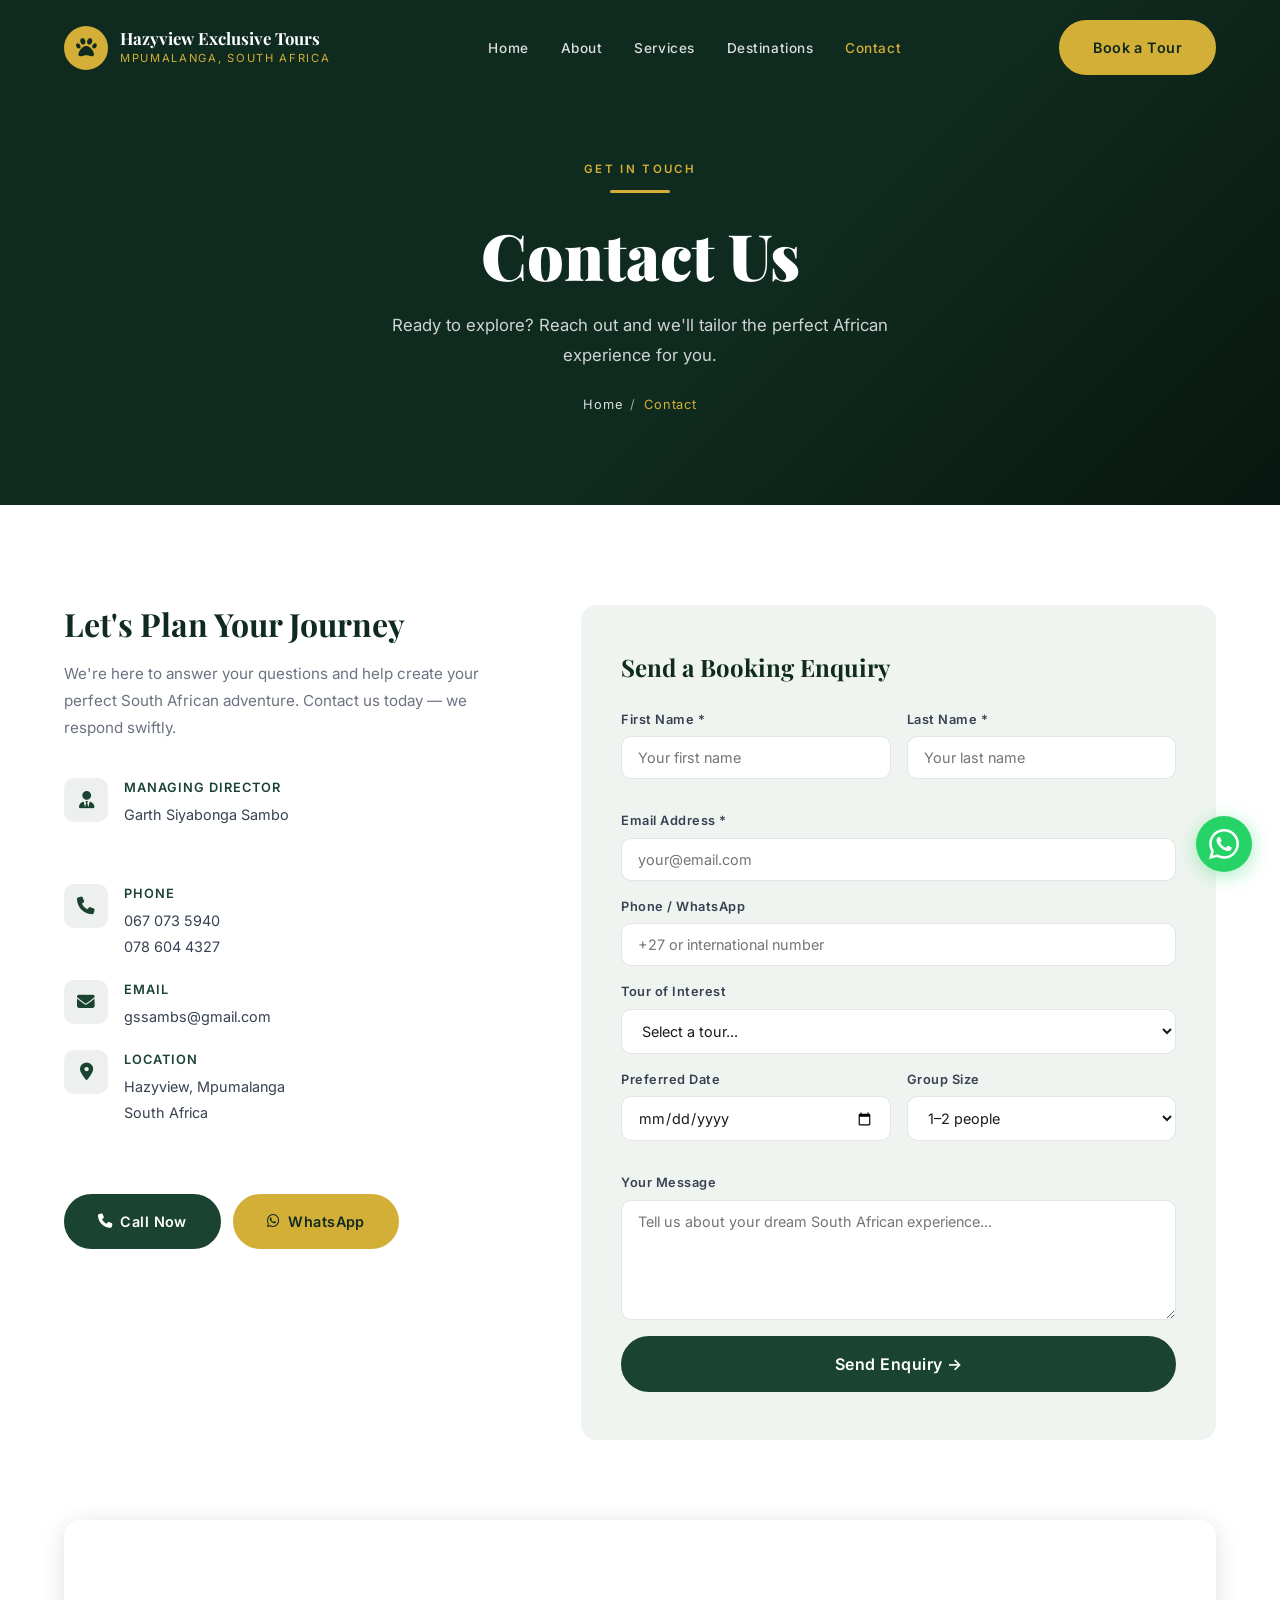
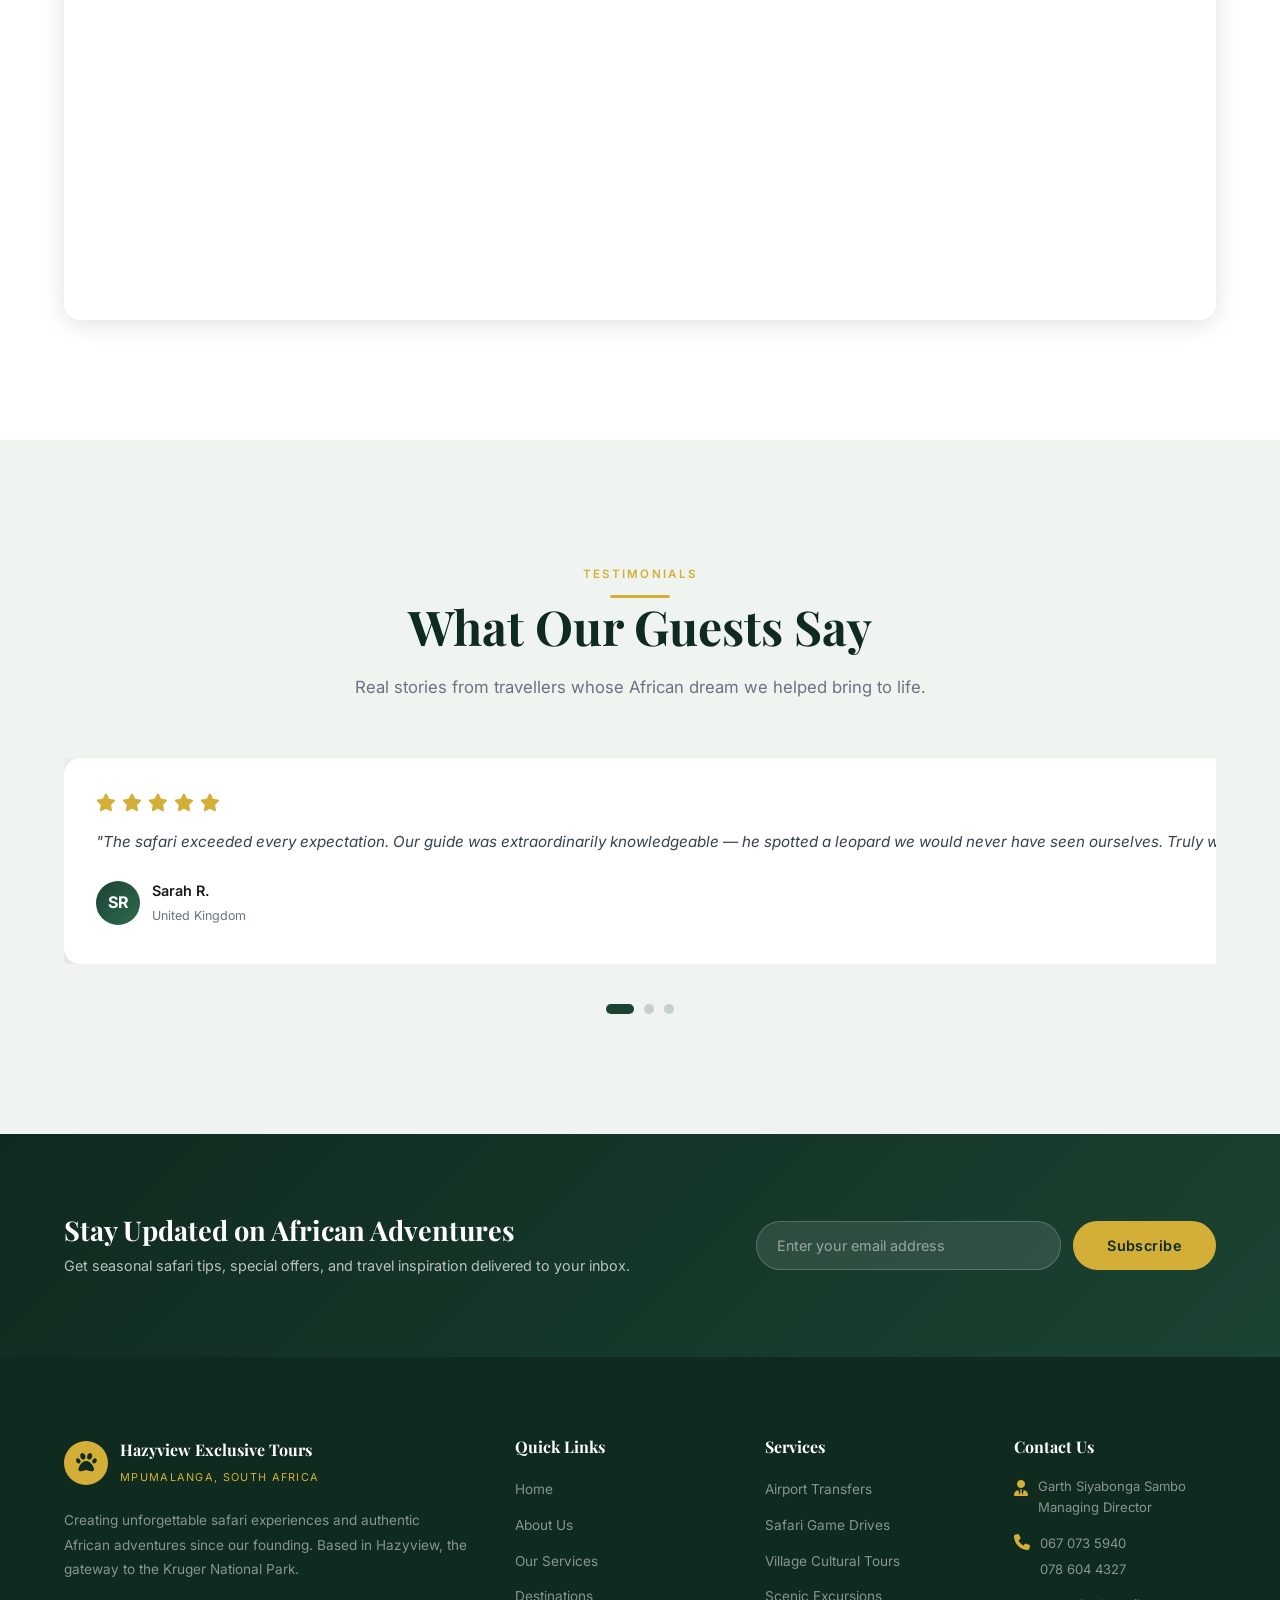
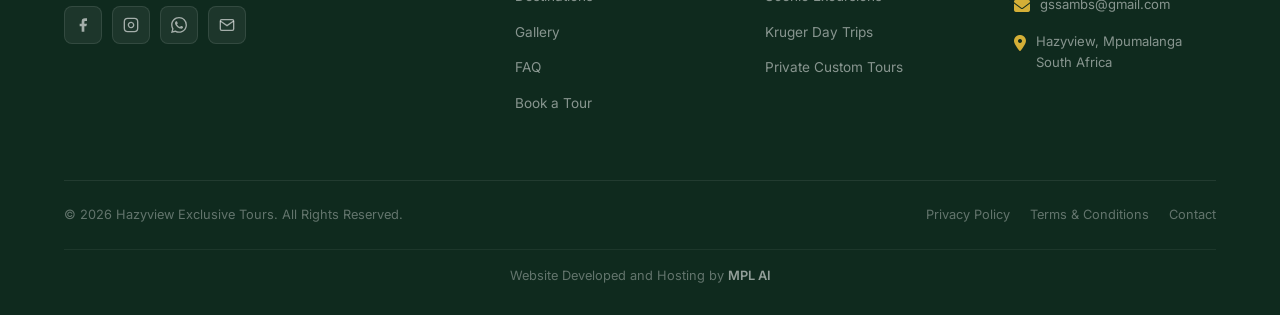
<file: contact.html>
<!DOCTYPE html>
<html lang="en">
<head>
<meta charset="UTF-8">
<meta name="viewport" content="width=device-width, initial-scale=1.0">
<meta name="description" content="Contact Hazyview Exclusive Tours to book your safari, airport transfer, village tour or scenic excursion in Mpumalanga. Call, WhatsApp or send us an enquiry.">
<meta name="keywords" content="Contact Hazyview Exclusive Tours, book a safari Mpumalanga, Hazyview tour booking, Garth Sambo, WhatsApp safari booking">
<title>Contact Us | Hazyview Exclusive Tours</title>
<link rel="preconnect" href="https://fonts.googleapis.com">
<link href="https://fonts.googleapis.com/css2?family=Playfair+Display:wght@400;600;700;900&family=Inter:wght@300;400;500;600&display=swap" rel="stylesheet">
<link rel="stylesheet" href="https://cdnjs.cloudflare.com/ajax/libs/font-awesome/6.5.2/css/all.min.css">
<link rel="stylesheet" href="css/style.css">
</head>
<body>

<!-- NAVBAR -->
<nav id="navbar">
  <div class="container">
    <div class="nav-inner">
      <a href="index.html" class="nav-logo">
        <div class="nav-logo-icon"><i class="fa-solid fa-paw"></i></div>
        <div class="nav-logo-text">
          <strong>Hazyview Exclusive Tours</strong>
          <span>Mpumalanga, South Africa</span>
        </div>
      </a>
      <ul class="nav-links">
        <li><a href="index.html">Home</a></li>
        <li><a href="about.html">About</a></li>
        <li><a href="services.html">Services</a></li>
        <li><a href="destinations.html">Destinations</a></li>
        <li><a href="contact.html" class="active">Contact</a></li>
      </ul>
      <div class="nav-cta">
        <a href="contact.html" class="btn btn-gold">Book a Tour</a>
      </div>
      <button class="hamburger" id="hambBtn" aria-label="Menu">
        <span></span><span></span><span></span>
      </button>
    </div>
  </div>
</nav>

<!-- MOBILE MENU -->
<div class="mobile-menu" id="mobileMenu">
  <button class="mobile-close" id="mobileClose"><i class="fa-solid fa-xmark"></i></button>
  <a href="index.html" onclick="closeMobile()">Home</a>
  <a href="about.html" onclick="closeMobile()">About</a>
  <a href="services.html" onclick="closeMobile()">Services</a>
  <a href="destinations.html" onclick="closeMobile()">Destinations</a>
  <a href="contact.html" class="active" onclick="closeMobile()">Book a Tour</a>
</div>

<!-- PAGE HERO -->
<section class="page-hero">
  <div class="page-hero-bg" style="background-image:url('https://images.unsplash.com/photo-1557804506-669a67965ba0?w=1800&q=80');"></div>
  <div class="page-hero-overlay"></div>
  <div class="container page-hero-content">
    <span class="section-label">Get In Touch</span>
    <div class="gold-line"></div>
    <h1>Contact Us</h1>
    <p>Ready to explore? Reach out and we'll tailor the perfect African experience for you.</p>
    <div class="breadcrumb">
      <a href="index.html">Home</a> / <span>Contact</span>
    </div>
  </div>
</section>

<!-- CONTACT -->
<section id="contact" style="padding-top:100px;">
  <div class="container">
    <div class="contact-grid">
      <div class="contact-info reveal">
        <h2>Let's Plan Your Journey</h2>
        <p>We're here to answer your questions and help create your perfect South African adventure. Contact us today — we respond swiftly.</p>
        <div class="contact-items">
          <div class="contact-item">
            <div class="contact-item-icon"><i class="fa-solid fa-user-tie"></i></div>
            <div class="contact-item-text">
              <strong>Managing Director</strong>
              <p>Garth Siyabonga Sambo</p>
            </div>
          </div>
          <div class="contact-item">
            <div class="contact-item-icon"><i class="fa-solid fa-phone"></i></div>
            <div class="contact-item-text">
              <strong>Phone</strong>
              <a href="tel:0670735940">067 073 5940</a><br>
              <a href="tel:0786044327">078 604 4327</a>
            </div>
          </div>
          <div class="contact-item">
            <div class="contact-item-icon"><i class="fa-solid fa-envelope"></i></div>
            <div class="contact-item-text">
              <strong>Email</strong>
              <a href="mailto:gssambs@gmail.com">gssambs@gmail.com</a>
            </div>
          </div>
          <div class="contact-item">
            <div class="contact-item-icon"><i class="fa-solid fa-location-dot"></i></div>
            <div class="contact-item-text">
              <strong>Location</strong>
              <p>Hazyview, Mpumalanga<br>South Africa</p>
            </div>
          </div>
        </div>
        <div class="contact-buttons">
          <a href="tel:0670735940" class="btn btn-green"><i class="fa-solid fa-phone"></i> Call Now</a>
          <a href="https://wa.me/27670735940?text=Hello%2C%20I%20would%20like%20to%20book%20a%20tour%20with%20Hazyview%20Exclusive%20Tours." target="_blank" class="btn btn-gold"><i class="fa-brands fa-whatsapp"></i> WhatsApp</a>
        </div>
      </div>
      <div class="contact-form reveal reveal-delay-1">
        <h3>Send a Booking Enquiry</h3>
        <div class="form-row">
          <div class="form-group">
            <label>First Name *</label>
            <input type="text" placeholder="Your first name" required>
          </div>
          <div class="form-group">
            <label>Last Name *</label>
            <input type="text" placeholder="Your last name" required>
          </div>
        </div>
        <div class="form-group">
          <label>Email Address *</label>
          <input type="email" placeholder="your@email.com" required>
        </div>
        <div class="form-group">
          <label>Phone / WhatsApp</label>
          <input type="tel" placeholder="+27 or international number">
        </div>
        <div class="form-group">
          <label>Tour of Interest</label>
          <select>
            <option value="">Select a tour...</option>
            <option>Airport Transfer</option>
            <option>Safari Game Drive – Kruger</option>
            <option>Village Cultural Tour</option>
            <option>Blyde River Canyon Excursion</option>
            <option>God's Window & Graskop</option>
            <option>Multi-Day Custom Package</option>
            <option>Other / Not Sure Yet</option>
          </select>
        </div>
        <div class="form-row">
          <div class="form-group">
            <label>Preferred Date</label>
            <input type="date">
          </div>
          <div class="form-group">
            <label>Group Size</label>
            <select>
              <option>1–2 people</option>
              <option>3–5 people</option>
              <option>6–10 people</option>
              <option>10+ people</option>
            </select>
          </div>
        </div>
        <div class="form-group">
          <label>Your Message</label>
          <textarea placeholder="Tell us about your dream South African experience..."></textarea>
        </div>
        <button class="btn btn-green form-submit" onclick="submitForm(this)">Send Enquiry →</button>
        <div class="form-success" id="formSuccess">
          <i class="fa-solid fa-circle-check"></i> Thank you! We'll be in touch within 24 hours to plan your adventure.
        </div>
      </div>
    </div>
    <div class="map-container reveal">
      <iframe
        src="https://www.google.com/maps/embed?pb=!1m18!1m12!1m3!1d57527.73!2d31.1295!3d-24.9275!2m3!1f0!2f0!3f0!3m2!1i1024!2i768!4f13.1!3m3!1m2!1s0x1ec5cf0000000001%3A0x1!2sHazyview%2C+Mpumalanga!5e0!3m2!1sen!2sza!4v1"
        allowfullscreen="" loading="lazy" title="Hazyview, Mpumalanga Map"
        referrerpolicy="no-referrer-when-downgrade">
      </iframe>
    </div>
  </div>
</section>

<!-- TESTIMONIALS -->
<section id="testimonials">
  <div class="container">
    <div class="test-header reveal">
      <span class="section-label">Testimonials</span>
      <div class="gold-line" style="margin:0 auto;"></div>
      <h2 class="section-title">What Our Guests Say</h2>
      <p class="section-desc" style="margin:0 auto;">Real stories from travellers whose African dream we helped bring to life.</p>
    </div>
    <div class="test-slider reveal">
      <div class="test-track" id="testTrack">
        <div class="test-card">
          <div class="test-stars"><i class="fa-solid fa-star"></i><i class="fa-solid fa-star"></i><i class="fa-solid fa-star"></i><i class="fa-solid fa-star"></i><i class="fa-solid fa-star"></i></div>
          <blockquote>"The safari exceeded every expectation. Our guide was extraordinarily knowledgeable — he spotted a leopard we would never have seen ourselves. Truly world-class."</blockquote>
          <div class="test-author">
            <div class="test-avatar">SR</div>
            <div class="test-author-info">
              <strong>Sarah R.</strong>
              <span>United Kingdom</span>
            </div>
          </div>
        </div>
        <div class="test-card">
          <div class="test-stars"><i class="fa-solid fa-star"></i><i class="fa-solid fa-star"></i><i class="fa-solid fa-star"></i><i class="fa-solid fa-star"></i><i class="fa-solid fa-star"></i></div>
          <blockquote>"Seamless airport transfer and an unforgettable Kruger experience. Garth was professional, punctual, and made us feel genuinely welcome in South Africa."</blockquote>
          <div class="test-author">
            <div class="test-avatar">MK</div>
            <div class="test-author-info">
              <strong>Michael K.</strong>
              <span>Germany</span>
            </div>
          </div>
        </div>
        <div class="test-card">
          <div class="test-stars"><i class="fa-solid fa-star"></i><i class="fa-solid fa-star"></i><i class="fa-solid fa-star"></i><i class="fa-solid fa-star"></i><i class="fa-solid fa-star"></i></div>
          <blockquote>"The village tour gave our family an authentic cultural experience we will never forget. The warmth of the local community was extraordinary."</blockquote>
          <div class="test-author">
            <div class="test-avatar">AL</div>
            <div class="test-author-info">
              <strong>Alicia L.</strong>
              <span>United States</span>
            </div>
          </div>
        </div>
        <div class="test-card">
          <div class="test-stars"><i class="fa-solid fa-star"></i><i class="fa-solid fa-star"></i><i class="fa-solid fa-star"></i><i class="fa-solid fa-star"></i><i class="fa-solid fa-star"></i></div>
          <blockquote>"Blyde River Canyon was breathtaking and God's Window lived up to its name completely. The entire day trip was perfectly organized. Highly recommend!"</blockquote>
          <div class="test-author">
            <div class="test-avatar">JP</div>
            <div class="test-author-info">
              <strong>Jean-Pierre F.</strong>
              <span>France</span>
            </div>
          </div>
        </div>
        <div class="test-card">
          <div class="test-stars"><i class="fa-solid fa-star"></i><i class="fa-solid fa-star"></i><i class="fa-solid fa-star"></i><i class="fa-solid fa-star"></i><i class="fa-solid fa-star"></i></div>
          <blockquote>"We saw all of the Big Five in one day — something our guide said was rare but magical. Hazyview Exclusive Tours made it happen. We are already planning our return trip."</blockquote>
          <div class="test-author">
            <div class="test-avatar">NM</div>
            <div class="test-author-info">
              <strong>Nomvula M.</strong>
              <span>Johannesburg, SA</span>
            </div>
          </div>
        </div>
      </div>
    </div>
    <div class="test-controls">
      <button class="test-dot active" data-idx="0"></button>
      <button class="test-dot" data-idx="1"></button>
      <button class="test-dot" data-idx="2"></button>
    </div>
  </div>
</section>

<!-- NEWSLETTER -->
<section id="newsletter">
  <div class="container">
    <div class="newsletter-inner reveal">
      <div class="newsletter-text">
        <h3>Stay Updated on African Adventures</h3>
        <p>Get seasonal safari tips, special offers, and travel inspiration delivered to your inbox.</p>
      </div>
      <div class="newsletter-form">
        <input type="email" placeholder="Enter your email address" id="nlEmail">
        <button class="btn btn-gold" onclick="subscribeNewsletter()">Subscribe</button>
      </div>
    </div>
  </div>
</section>

<!-- FOOTER -->
<footer>
  <div class="container">
    <div class="footer-grid">
      <div class="footer-brand">
        <div class="footer-logo">
          <div class="footer-logo-icon"><i class="fa-solid fa-paw"></i></div>
          <div class="footer-logo-text">
            <strong>Hazyview Exclusive Tours</strong>
            <span>Mpumalanga, South Africa</span>
          </div>
        </div>
        <p class="footer-desc">Creating unforgettable safari experiences and authentic African adventures since our founding. Based in Hazyview, the gateway to the Kruger National Park.</p>
        <div class="social-links">
          <a href="#" class="social-link" aria-label="Facebook">
            <svg width="16" height="16" viewBox="0 0 24 24" fill="currentColor"><path d="M18 2h-3a5 5 0 0 0-5 5v3H7v4h3v8h4v-8h3l1-4h-4V7a1 1 0 0 1 1-1h3z"/></svg>
          </a>
          <a href="#" class="social-link" aria-label="Instagram">
            <svg width="16" height="16" viewBox="0 0 24 24" fill="none" stroke="currentColor" stroke-width="2"><rect x="2" y="2" width="20" height="20" rx="5" ry="5"/><path d="M16 11.37A4 4 0 1 1 12.63 8 4 4 0 0 1 16 11.37z"/><line x1="17.5" y1="6.5" x2="17.51" y2="6.5"/></svg>
          </a>
          <a href="https://wa.me/27670735940" class="social-link" aria-label="WhatsApp">
            <svg width="16" height="16" viewBox="0 0 24 24" fill="currentColor"><path d="M17.472 14.382c-.297-.149-1.758-.867-2.03-.967-.273-.099-.471-.148-.67.15-.197.297-.767.966-.94 1.164-.173.199-.347.223-.644.075-.297-.15-1.255-.463-2.39-1.475-.883-.788-1.48-1.761-1.653-2.059-.173-.297-.018-.458.13-.606.134-.133.298-.347.446-.52.149-.174.198-.298.298-.497.099-.198.05-.371-.025-.52-.075-.149-.669-1.612-.916-2.207-.242-.579-.487-.5-.669-.51-.173-.008-.371-.01-.57-.01-.198 0-.52.074-.792.372-.272.297-1.04 1.016-1.04 2.479 0 1.462 1.065 2.875 1.213 3.074.149.198 2.096 3.2 5.077 4.487.709.306 1.262.489 1.694.625.712.227 1.36.195 1.871.118.571-.085 1.758-.719 2.006-1.413.248-.694.248-1.289.173-1.413-.074-.124-.272-.198-.57-.347m-5.421 7.403h-.004a9.87 9.87 0 0 1-5.031-1.378l-.361-.214-3.741.982.998-3.648-.235-.374a9.86 9.86 0 0 1-1.51-5.26c.001-5.45 4.436-9.884 9.888-9.884 2.64 0 5.122 1.03 6.988 2.898a9.825 9.825 0 0 1 2.893 6.994c-.003 5.45-4.437 9.884-9.885 9.884m8.413-18.297A11.815 11.815 0 0 0 12.05 0C5.495 0 .16 5.335.157 11.892c0 2.096.547 4.142 1.588 5.945L.057 24l6.305-1.654a11.882 11.882 0 0 0 5.683 1.448h.005c6.554 0 11.89-5.335 11.893-11.893a11.821 11.821 0 0 0-3.48-8.413z"/></svg>
          </a>
          <a href="mailto:gssambs@gmail.com" class="social-link" aria-label="Email">
            <svg width="16" height="16" viewBox="0 0 24 24" fill="none" stroke="currentColor" stroke-width="2"><path d="M4 4h16c1.1 0 2 .9 2 2v12c0 1.1-.9 2-2 2H4c-1.1 0-2-.9-2-2V6c0-1.1.9-2 2-2z"/><polyline points="22,6 12,13 2,6"/></svg>
          </a>
        </div>
      </div>
      <div class="footer-col">
        <h4>Quick Links</h4>
        <ul class="footer-links">
          <li><a href="index.html">Home</a></li>
          <li><a href="about.html">About Us</a></li>
          <li><a href="services.html">Our Services</a></li>
          <li><a href="destinations.html">Destinations</a></li>
          <li><a href="destinations.html#gallery">Gallery</a></li>
          <li><a href="services.html#faq">FAQ</a></li>
          <li><a href="contact.html">Book a Tour</a></li>
        </ul>
      </div>
      <div class="footer-col">
        <h4>Services</h4>
        <ul class="footer-links">
          <li><a href="services.html">Airport Transfers</a></li>
          <li><a href="services.html">Safari Game Drives</a></li>
          <li><a href="services.html">Village Cultural Tours</a></li>
          <li><a href="services.html">Scenic Excursions</a></li>
          <li><a href="services.html">Kruger Day Trips</a></li>
          <li><a href="services.html">Private Custom Tours</a></li>
        </ul>
      </div>
      <div class="footer-col">
        <h4>Contact Us</h4>
        <div class="footer-contact-item">
          <span><i class="fa-solid fa-user-tie"></i></span>
          <p>Garth Siyabonga Sambo<br>Managing Director</p>
        </div>
        <div class="footer-contact-item">
          <span><i class="fa-solid fa-phone"></i></span>
          <div>
            <a href="tel:0670735940">067 073 5940</a><br>
            <a href="tel:0786044327">078 604 4327</a>
          </div>
        </div>
        <div class="footer-contact-item">
          <span><i class="fa-solid fa-envelope"></i></span>
          <a href="mailto:gssambs@gmail.com">gssambs@gmail.com</a>
        </div>
        <div class="footer-contact-item">
          <span><i class="fa-solid fa-location-dot"></i></span>
          <p>Hazyview, Mpumalanga<br>South Africa</p>
        </div>
      </div>
    </div>
    <div class="footer-bottom">
      <p>© 2026 Hazyview Exclusive Tours. All Rights Reserved.</p>
      <div class="footer-bottom-links">
        <a href="#">Privacy Policy</a>
        <a href="#">Terms & Conditions</a>
        <a href="contact.html">Contact</a>
      </div>
    </div>
    <div class="footer-credit-row">
      <p class="footer-credit">Website Developed and Hosting by <a href="https://www.mplai.co.za" target="_blank" rel="noopener">MPL AI</a></p>
    </div>
  </div>
</footer>

<!-- WHATSAPP FLOAT -->
<a href="https://wa.me/27670735940?text=Hello%2C%20I%20would%20like%20to%20book%20a%20tour%20with%20Hazyview%20Exclusive%20Tours." class="wa-float" target="_blank" aria-label="Chat on WhatsApp">
  <div class="wa-tooltip">Chat on WhatsApp</div>
  <svg viewBox="0 0 24 24" xmlns="http://www.w3.org/2000/svg">
    <path d="M17.472 14.382c-.297-.149-1.758-.867-2.03-.967-.273-.099-.471-.148-.67.15-.197.297-.767.966-.94 1.164-.173.199-.347.223-.644.075-.297-.15-1.255-.463-2.39-1.475-.883-.788-1.48-1.761-1.653-2.059-.173-.297-.018-.458.13-.606.134-.133.298-.347.446-.52.149-.174.198-.298.298-.497.099-.198.05-.371-.025-.52-.075-.149-.669-1.612-.916-2.207-.242-.579-.487-.5-.669-.51-.173-.008-.371-.01-.57-.01-.198 0-.52.074-.792.372-.272.297-1.04 1.016-1.04 2.479 0 1.462 1.065 2.875 1.213 3.074.149.198 2.096 3.2 5.077 4.487.709.306 1.262.489 1.694.625.712.227 1.36.195 1.871.118.571-.085 1.758-.719 2.006-1.413.248-.694.248-1.289.173-1.413-.074-.124-.272-.198-.57-.347m-5.421 7.403h-.004a9.87 9.87 0 0 1-5.031-1.378l-.361-.214-3.741.982.998-3.648-.235-.374a9.86 9.86 0 0 1-1.51-5.26c.001-5.45 4.436-9.884 9.888-9.884 2.64 0 5.122 1.03 6.988 2.898a9.825 9.825 0 0 1 2.893 6.994c-.003 5.45-4.437 9.884-9.885 9.884m8.413-18.297A11.815 11.815 0 0 0 12.05 0C5.495 0 .16 5.335.157 11.892c0 2.096.547 4.142 1.588 5.945L.057 24l6.305-1.654a11.882 11.882 0 0 0 5.683 1.448h.005c6.554 0 11.89-5.335 11.893-11.893a11.821 11.821 0 0 0-3.48-8.413z"/>
  </svg>
</a>

<script src="js/main.js"></script>
</body>
</html>
</file>
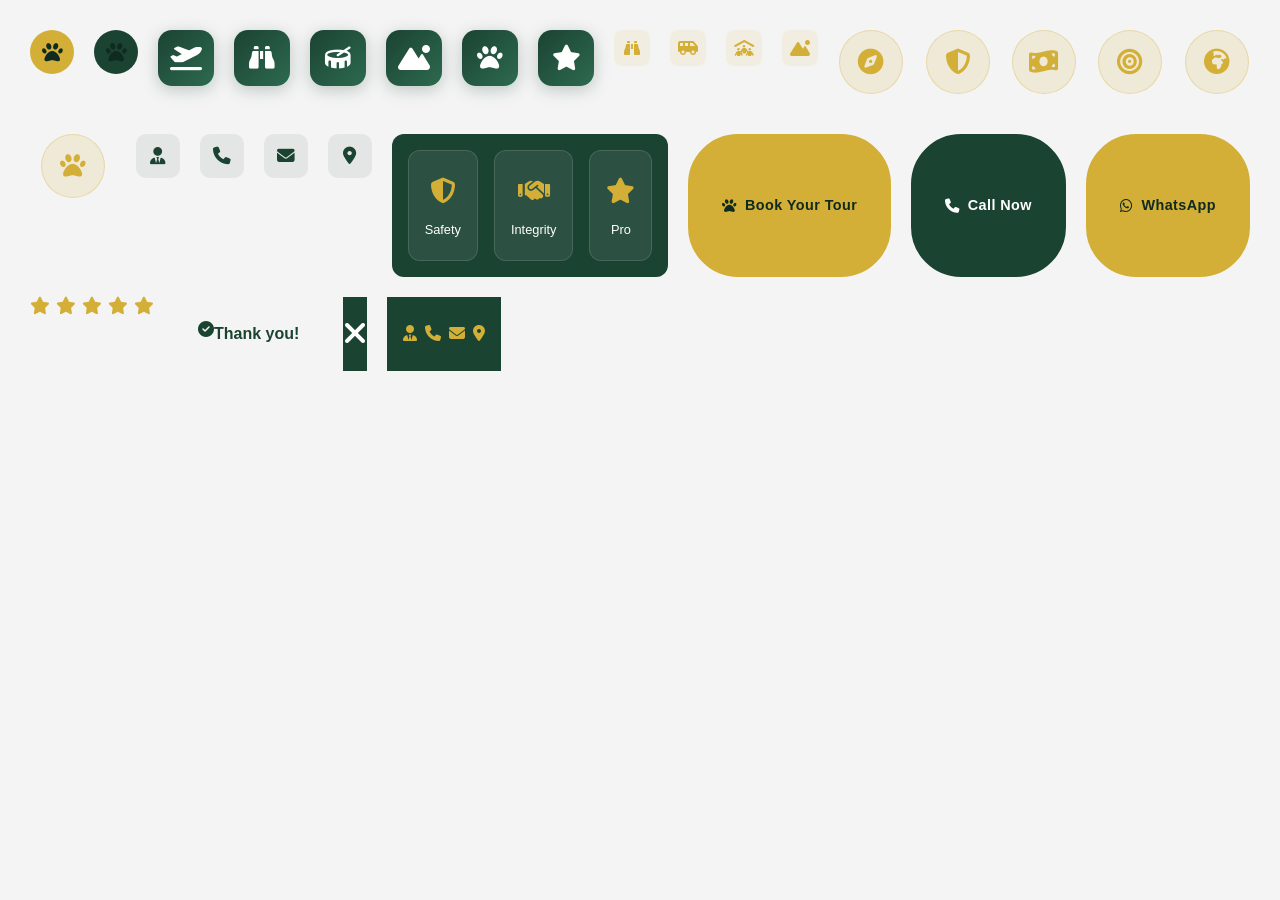
<file: icon_test.html>
<!DOCTYPE html>
<html lang="en">
<head>
<meta charset="UTF-8">
<link rel="stylesheet" href="https://cdnjs.cloudflare.com/ajax/libs/font-awesome/6.5.2/css/all.min.css">
<link rel="stylesheet" href="css/style.css">
<style>body{padding:30px; background:#f4f4f4; display:flex; flex-wrap:wrap; gap:20px;}</style>
</head>
<body>
  <div class="nav-logo-icon"><i class="fa-solid fa-paw"></i></div>
  <div class="footer-logo-icon" style="background:#1B4332;"><i class="fa-solid fa-paw"></i></div>
  <div class="service-icon"><i class="fa-solid fa-plane-departure"></i></div>
  <div class="service-icon"><i class="fa-solid fa-binoculars"></i></div>
  <div class="service-icon"><i class="fa-solid fa-drum"></i></div>
  <div class="service-icon"><i class="fa-solid fa-mountain-sun"></i></div>
  <div class="service-icon"><i class="fa-solid fa-paw"></i></div>
  <div class="service-icon"><i class="fa-solid fa-star"></i></div>
  <div class="about-feature-icon"><i class="fa-solid fa-binoculars"></i></div>
  <div class="about-feature-icon"><i class="fa-solid fa-van-shuttle"></i></div>
  <div class="about-feature-icon"><i class="fa-solid fa-people-roof"></i></div>
  <div class="about-feature-icon"><i class="fa-solid fa-mountain-sun"></i></div>
  <div class="why-icon"><i class="fa-solid fa-compass"></i></div>
  <div class="why-icon"><i class="fa-solid fa-shield-halved"></i></div>
  <div class="why-icon"><i class="fa-solid fa-money-bill-wave"></i></div>
  <div class="why-icon"><i class="fa-solid fa-bullseye"></i></div>
  <div class="why-icon"><i class="fa-solid fa-earth-africa"></i></div>
  <div class="why-icon"><i class="fa-solid fa-paw"></i></div>
  <div class="contact-item-icon"><i class="fa-solid fa-user-tie"></i></div>
  <div class="contact-item-icon"><i class="fa-solid fa-phone"></i></div>
  <div class="contact-item-icon"><i class="fa-solid fa-envelope"></i></div>
  <div class="contact-item-icon"><i class="fa-solid fa-location-dot"></i></div>
  <div style="background:#1B4332; padding:16px; display:flex; gap:16px; border-radius:12px;">
    <div class="value-chip"><span><i class="fa-solid fa-shield-halved"></i></span><p style="color:#fff;">Safety</p></div>
    <div class="value-chip"><span><i class="fa-solid fa-handshake"></i></span><p style="color:#fff;">Integrity</p></div>
    <div class="value-chip"><span><i class="fa-solid fa-star"></i></span><p style="color:#fff;">Pro</p></div>
  </div>
  <a href="#" class="btn btn-gold"><i class="fa-solid fa-paw"></i> Book Your Tour</a>
  <a href="#" class="btn btn-green"><i class="fa-solid fa-phone"></i> Call Now</a>
  <a href="#" class="btn btn-gold"><i class="fa-brands fa-whatsapp"></i> WhatsApp</a>
  <div class="test-stars"><i class="fa-solid fa-star"></i><i class="fa-solid fa-star"></i><i class="fa-solid fa-star"></i><i class="fa-solid fa-star"></i><i class="fa-solid fa-star"></i></div>
  <div class="form-success" style="display:flex;"><i class="fa-solid fa-circle-check"></i> Thank you!</div>
  <button class="mobile-close" style="position:static; background:#1B4332;"><i class="fa-solid fa-xmark"></i></button>
  <div style="background:#1B4332; padding:16px; display:flex; align-items:center; gap:8px;">
    <span style="font-size:1rem; color:#D4AF37;"><i class="fa-solid fa-user-tie"></i></span>
    <span style="font-size:1rem; color:#D4AF37;"><i class="fa-solid fa-phone"></i></span>
    <span style="font-size:1rem; color:#D4AF37;"><i class="fa-solid fa-envelope"></i></span>
    <span style="font-size:1rem; color:#D4AF37;"><i class="fa-solid fa-location-dot"></i></span>
  </div>
</body>
</html>
</file>
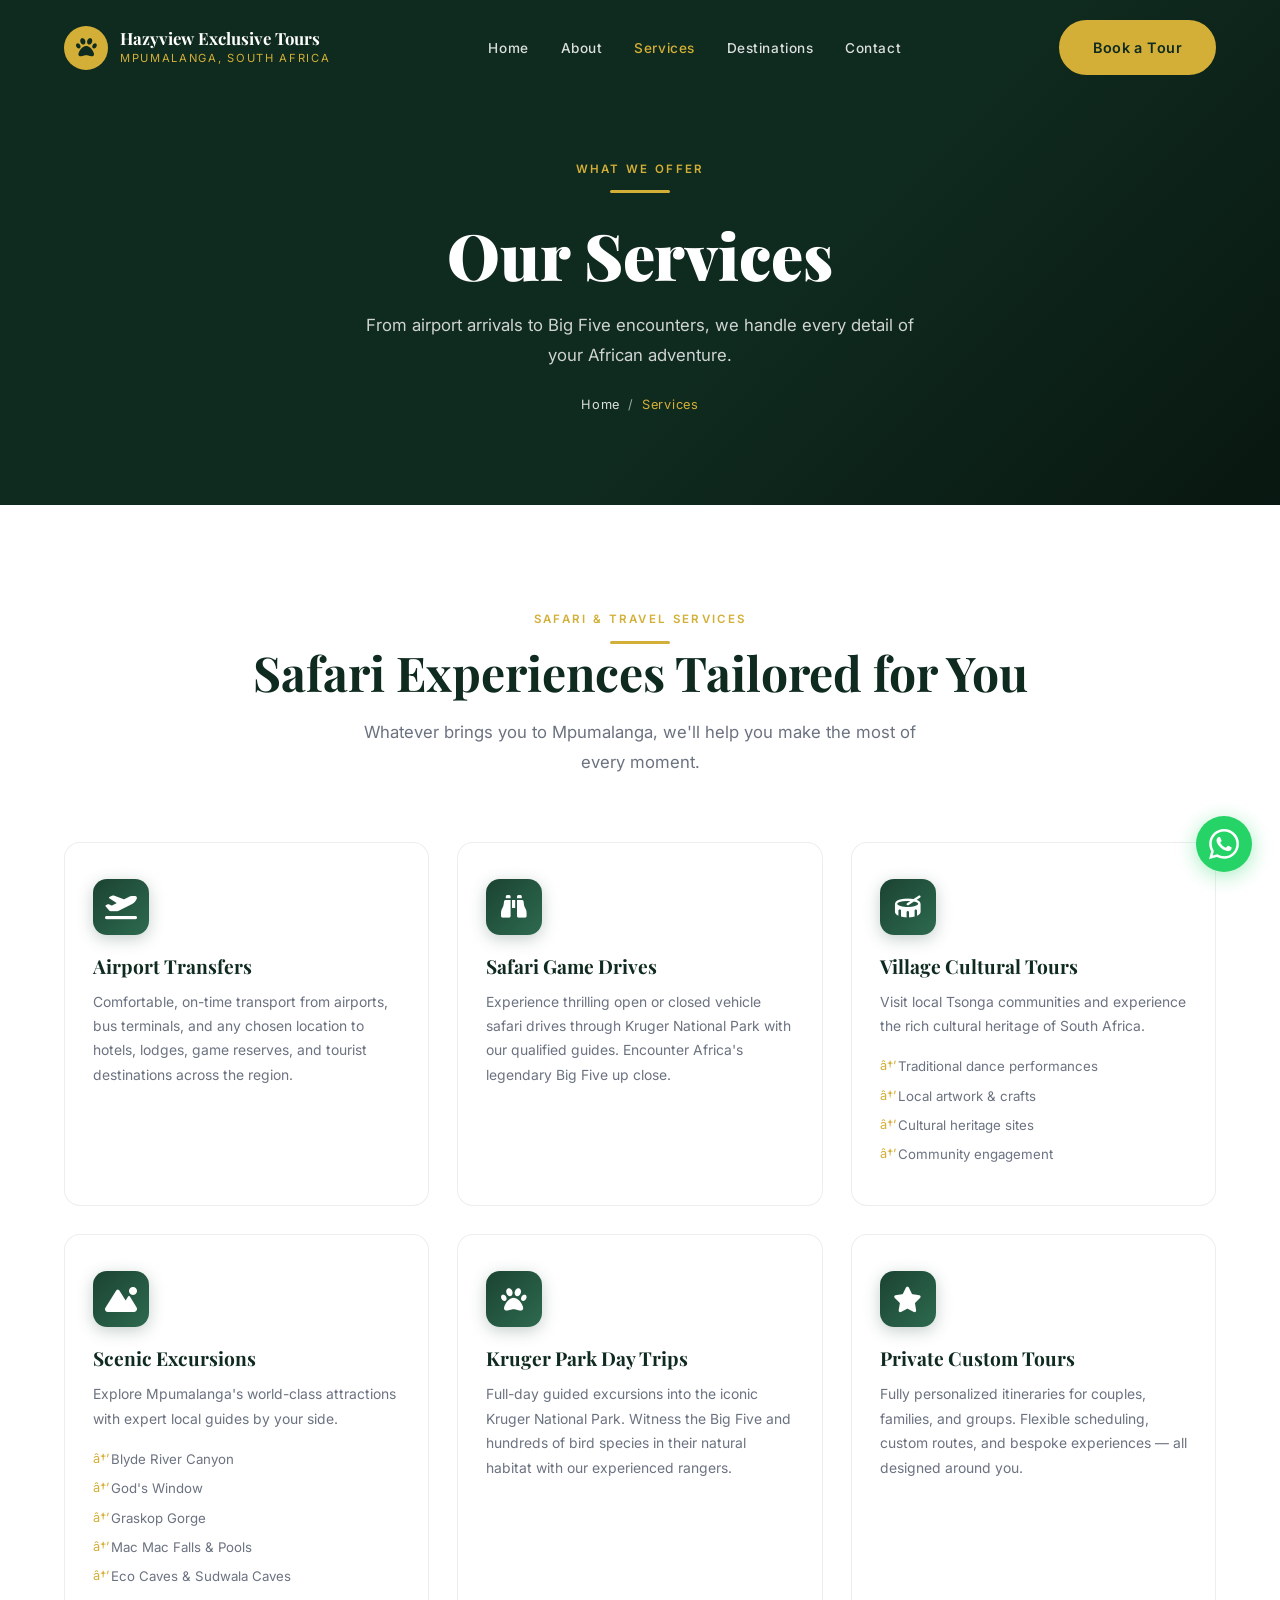
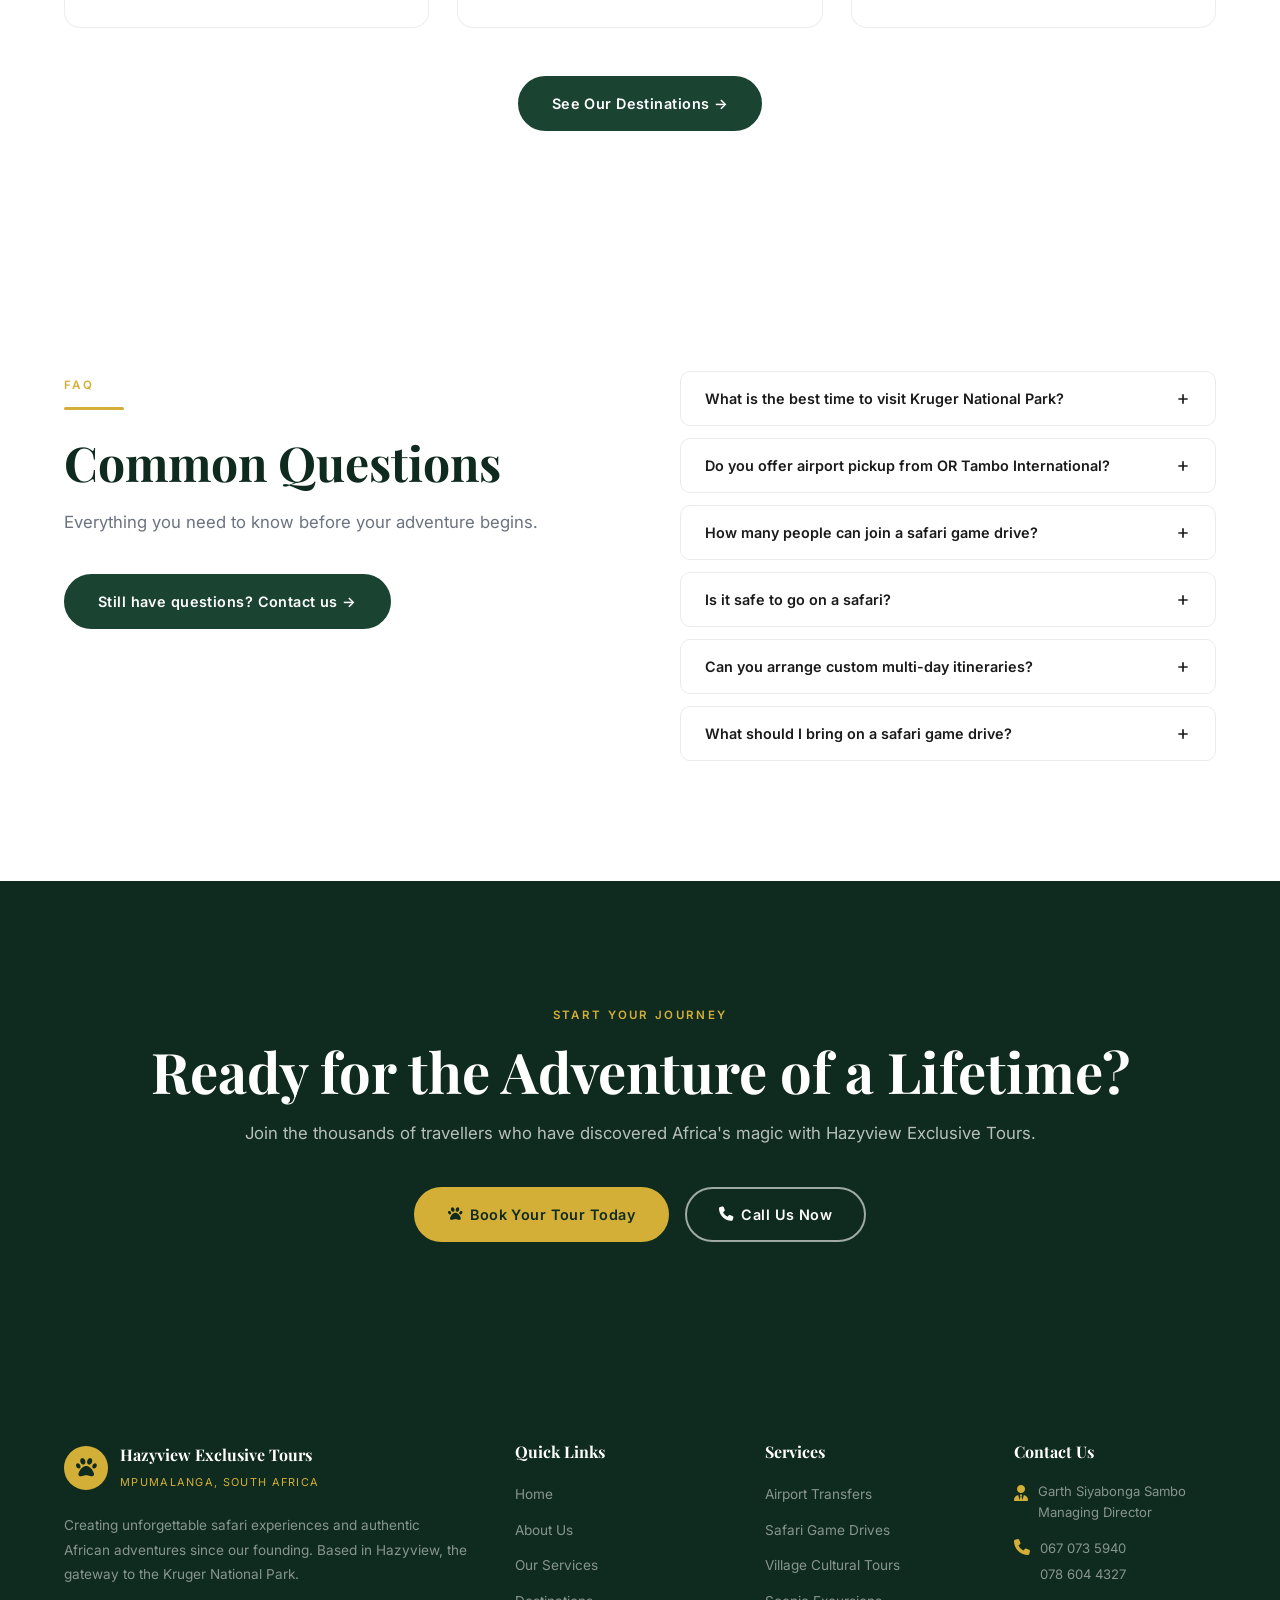
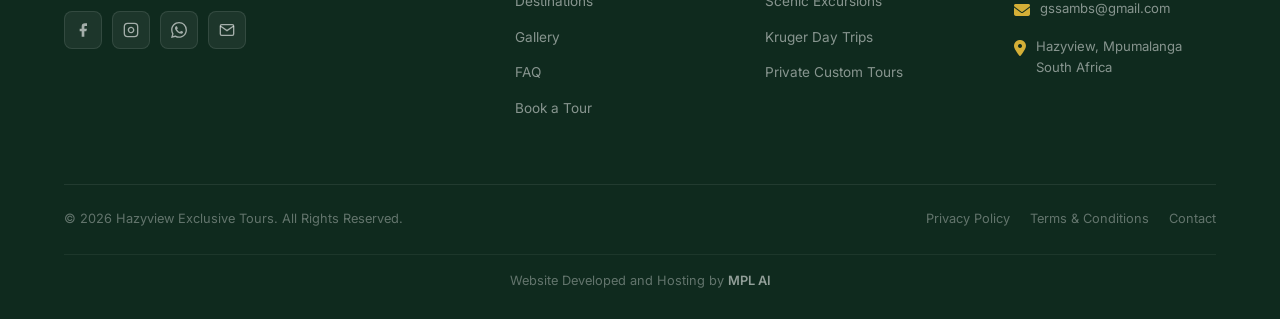
<file: services.html>
<!DOCTYPE html>
<html lang="en">
<head>
<meta charset="UTF-8">
<meta name="viewport" content="width=device-width, initial-scale=1.0">
<meta name="description" content="Explore the full range of services from Hazyview Exclusive Tours – airport transfers, safari game drives, village cultural tours, scenic excursions, Kruger day trips and private custom tours.">
<meta name="keywords" content="Hazyview tour services, airport transfers Mpumalanga, safari game drives Kruger, village cultural tours, scenic excursions Mpumalanga, custom safari packages">
<title>Our Services | Hazyview Exclusive Tours</title>
<link rel="preconnect" href="https://fonts.googleapis.com">
<link href="https://fonts.googleapis.com/css2?family=Playfair+Display:wght@400;600;700;900&family=Inter:wght@300;400;500;600&display=swap" rel="stylesheet">
<link rel="stylesheet" href="https://cdnjs.cloudflare.com/ajax/libs/font-awesome/6.5.2/css/all.min.css">
<link rel="stylesheet" href="css/style.css">
</head>
<body>

<!-- NAVBAR -->
<nav id="navbar">
  <div class="container">
    <div class="nav-inner">
      <a href="index.html" class="nav-logo">
        <div class="nav-logo-icon"><i class="fa-solid fa-paw"></i></div>
        <div class="nav-logo-text">
          <strong>Hazyview Exclusive Tours</strong>
          <span>Mpumalanga, South Africa</span>
        </div>
      </a>
      <ul class="nav-links">
        <li><a href="index.html">Home</a></li>
        <li><a href="about.html">About</a></li>
        <li><a href="services.html" class="active">Services</a></li>
        <li><a href="destinations.html">Destinations</a></li>
        <li><a href="contact.html">Contact</a></li>
      </ul>
      <div class="nav-cta">
        <a href="contact.html" class="btn btn-gold">Book a Tour</a>
      </div>
      <button class="hamburger" id="hambBtn" aria-label="Menu">
        <span></span><span></span><span></span>
      </button>
    </div>
  </div>
</nav>

<!-- MOBILE MENU -->
<div class="mobile-menu" id="mobileMenu">
  <button class="mobile-close" id="mobileClose"><i class="fa-solid fa-xmark"></i></button>
  <a href="index.html" onclick="closeMobile()">Home</a>
  <a href="about.html" onclick="closeMobile()">About</a>
  <a href="services.html" class="active" onclick="closeMobile()">Services</a>
  <a href="destinations.html" onclick="closeMobile()">Destinations</a>
  <a href="contact.html" onclick="closeMobile()">Book a Tour</a>
</div>

<!-- PAGE HERO -->
<section class="page-hero">
  <div class="page-hero-bg" style="background-image:url('https://images.unsplash.com/photo-1471347334704-25a2cdf75b2e?w=1800&q=80');"></div>
  <div class="page-hero-overlay"></div>
  <div class="container page-hero-content">
    <span class="section-label">What We Offer</span>
    <div class="gold-line"></div>
    <h1>Our Services</h1>
    <p>From airport arrivals to Big Five encounters, we handle every detail of your African adventure.</p>
    <div class="breadcrumb">
      <a href="index.html">Home</a> / <span>Services</span>
    </div>
  </div>
</section>

<!-- SERVICES -->
<section id="services" style="padding-top:100px;">
  <div class="container">
    <div class="services-header reveal">
      <span class="section-label">Safari & Travel Services</span>
      <div class="gold-line" style="margin:0 auto 0;"></div>
      <h2 class="section-title">Safari Experiences Tailored for You</h2>
      <p class="section-desc">Whatever brings you to Mpumalanga, we'll help you make the most of every moment.</p>
    </div>
    <div class="services-grid">
      <div class="service-card reveal">
        <div class="service-icon"><i class="fa-solid fa-plane-departure"></i></div>
        <h3>Airport Transfers</h3>
        <p>Comfortable, on-time transport from airports, bus terminals, and any chosen location to hotels, lodges, game reserves, and tourist destinations across the region.</p>
      </div>
      <div class="service-card reveal reveal-delay-1">
        <div class="service-icon"><i class="fa-solid fa-binoculars"></i></div>
        <h3>Safari Game Drives</h3>
        <p>Experience thrilling open or closed vehicle safari drives through Kruger National Park with our qualified guides. Encounter Africa's legendary Big Five up close.</p>
      </div>
      <div class="service-card reveal reveal-delay-2">
        <div class="service-icon"><i class="fa-solid fa-drum"></i></div>
        <h3>Village Cultural Tours</h3>
        <p>Visit local Tsonga communities and experience the rich cultural heritage of South Africa.</p>
        <ul class="service-list">
          <li>Traditional dance performances</li>
          <li>Local artwork & crafts</li>
          <li>Cultural heritage sites</li>
          <li>Community engagement</li>
        </ul>
      </div>
      <div class="service-card reveal">
        <div class="service-icon"><i class="fa-solid fa-mountain-sun"></i></div>
        <h3>Scenic Excursions</h3>
        <p>Explore Mpumalanga's world-class attractions with expert local guides by your side.</p>
        <ul class="service-list">
          <li>Blyde River Canyon</li>
          <li>God's Window</li>
          <li>Graskop Gorge</li>
          <li>Mac Mac Falls & Pools</li>
          <li>Eco Caves & Sudwala Caves</li>
        </ul>
      </div>
      <div class="service-card reveal reveal-delay-1">
        <div class="service-icon"><i class="fa-solid fa-paw"></i></div>
        <h3>Kruger Park Day Trips</h3>
        <p>Full-day guided excursions into the iconic Kruger National Park. Witness the Big Five and hundreds of bird species in their natural habitat with our experienced rangers.</p>
      </div>
      <div class="service-card reveal reveal-delay-2">
        <div class="service-icon"><i class="fa-solid fa-star"></i></div>
        <h3>Private Custom Tours</h3>
        <p>Fully personalized itineraries for couples, families, and groups. Flexible scheduling, custom routes, and bespoke experiences — all designed around you.</p>
      </div>
    </div>
    <div style="text-align:center; margin-top:48px;" class="reveal">
      <a href="destinations.html" class="btn btn-green">See Our Destinations →</a>
    </div>
  </div>
</section>

<!-- FAQ -->
<section id="faq">
  <div class="container">
    <div class="faq-inner">
      <div class="reveal">
        <span class="section-label">FAQ</span>
        <div class="gold-line"></div>
        <h2 class="section-title">Common Questions</h2>
        <p class="section-desc">Everything you need to know before your adventure begins.</p>
        <div style="margin-top:36px;">
          <a href="contact.html" class="btn btn-green">Still have questions? Contact us →</a>
        </div>
      </div>
      <div class="faq-list reveal reveal-delay-1">
        <div class="faq-item">
          <button class="faq-q">
            What is the best time to visit Kruger National Park?
            <svg width="16" height="16" viewBox="0 0 24 24" fill="none" stroke="currentColor" stroke-width="2.5"><path d="M12 5v14M5 12h14"/></svg>
          </button>
          <div class="faq-a">The dry winter months (May–September) offer the best game viewing as animals gather around water sources and vegetation thins. However, summer (Oct–Apr) brings lush greenery and newborn animals.</div>
        </div>
        <div class="faq-item">
          <button class="faq-q">
            Do you offer airport pickup from OR Tambo International?
            <svg width="16" height="16" viewBox="0 0 24 24" fill="none" stroke="currentColor" stroke-width="2.5"><path d="M12 5v14M5 12h14"/></svg>
          </button>
          <div class="faq-a">Yes! We offer comfortable, professional airport transfers from OR Tambo International, Kruger Mpumalanga International (KMIA), and any other agreed pickup point to lodges, game reserves, and hotels across the region.</div>
        </div>
        <div class="faq-item">
          <button class="faq-q">
            How many people can join a safari game drive?
            <svg width="16" height="16" viewBox="0 0 24 24" fill="none" stroke="currentColor" stroke-width="2.5"><path d="M12 5v14M5 12h14"/></svg>
          </button>
          <div class="faq-a">We accommodate individuals, couples, families, and groups. Our vehicles are sized to suit your party — from intimate private drives to larger group excursions. Please enquire for group-specific pricing.</div>
        </div>
        <div class="faq-item">
          <button class="faq-q">
            Is it safe to go on a safari?
            <svg width="16" height="16" viewBox="0 0 24 24" fill="none" stroke="currentColor" stroke-width="2.5"><path d="M12 5v14M5 12h14"/></svg>
          </button>
          <div class="faq-a">Absolutely. Safety is our highest priority. All our guides are trained and certified. Game drives follow strict park protocols, and our vehicles are well-maintained and fully insured. We have an unblemished safety record.</div>
        </div>
        <div class="faq-item">
          <button class="faq-q">
            Can you arrange custom multi-day itineraries?
            <svg width="16" height="16" viewBox="0 0 24 24" fill="none" stroke="currentColor" stroke-width="2.5"><path d="M12 5v14M5 12h14"/></svg>
          </button>
          <div class="faq-a">Yes, we specialise in custom private tours. Tell us your interests, budget, and travel dates and we will craft a bespoke itinerary — combining safari, scenic excursions, cultural visits, and transfers seamlessly.</div>
        </div>
        <div class="faq-item">
          <button class="faq-q">
            What should I bring on a safari game drive?
            <svg width="16" height="16" viewBox="0 0 24 24" fill="none" stroke="currentColor" stroke-width="2.5"><path d="M12 5v14M5 12h14"/></svg>
          </button>
          <div class="faq-a">We recommend neutral-coloured clothing, a hat, sunscreen, insect repellent, sunglasses, binoculars, and your camera. We provide water on all drives. Early morning drives can be chilly, so bring a light jacket.</div>
        </div>
      </div>
    </div>
  </div>
</section>

<!-- CTA -->
<section id="cta">
  <div class="container">
    <div class="cta-content reveal">
      <span class="section-label">Start Your Journey</span>
      <h2>Ready for the Adventure of a Lifetime?</h2>
      <p>Join the thousands of travellers who have discovered Africa's magic with Hazyview Exclusive Tours.</p>
      <div class="cta-buttons">
        <a href="contact.html" class="btn btn-gold"><i class="fa-solid fa-paw"></i> Book Your Tour Today</a>
        <a href="tel:0670735940" class="btn btn-outline"><i class="fa-solid fa-phone"></i> Call Us Now</a>
      </div>
    </div>
  </div>
</section>

<!-- FOOTER -->
<footer>
  <div class="container">
    <div class="footer-grid">
      <div class="footer-brand">
        <div class="footer-logo">
          <div class="footer-logo-icon"><i class="fa-solid fa-paw"></i></div>
          <div class="footer-logo-text">
            <strong>Hazyview Exclusive Tours</strong>
            <span>Mpumalanga, South Africa</span>
          </div>
        </div>
        <p class="footer-desc">Creating unforgettable safari experiences and authentic African adventures since our founding. Based in Hazyview, the gateway to the Kruger National Park.</p>
        <div class="social-links">
          <a href="#" class="social-link" aria-label="Facebook">
            <svg width="16" height="16" viewBox="0 0 24 24" fill="currentColor"><path d="M18 2h-3a5 5 0 0 0-5 5v3H7v4h3v8h4v-8h3l1-4h-4V7a1 1 0 0 1 1-1h3z"/></svg>
          </a>
          <a href="#" class="social-link" aria-label="Instagram">
            <svg width="16" height="16" viewBox="0 0 24 24" fill="none" stroke="currentColor" stroke-width="2"><rect x="2" y="2" width="20" height="20" rx="5" ry="5"/><path d="M16 11.37A4 4 0 1 1 12.63 8 4 4 0 0 1 16 11.37z"/><line x1="17.5" y1="6.5" x2="17.51" y2="6.5"/></svg>
          </a>
          <a href="https://wa.me/27670735940" class="social-link" aria-label="WhatsApp">
            <svg width="16" height="16" viewBox="0 0 24 24" fill="currentColor"><path d="M17.472 14.382c-.297-.149-1.758-.867-2.03-.967-.273-.099-.471-.148-.67.15-.197.297-.767.966-.94 1.164-.173.199-.347.223-.644.075-.297-.15-1.255-.463-2.39-1.475-.883-.788-1.48-1.761-1.653-2.059-.173-.297-.018-.458.13-.606.134-.133.298-.347.446-.52.149-.174.198-.298.298-.497.099-.198.05-.371-.025-.52-.075-.149-.669-1.612-.916-2.207-.242-.579-.487-.5-.669-.51-.173-.008-.371-.01-.57-.01-.198 0-.52.074-.792.372-.272.297-1.04 1.016-1.04 2.479 0 1.462 1.065 2.875 1.213 3.074.149.198 2.096 3.2 5.077 4.487.709.306 1.262.489 1.694.625.712.227 1.36.195 1.871.118.571-.085 1.758-.719 2.006-1.413.248-.694.248-1.289.173-1.413-.074-.124-.272-.198-.57-.347m-5.421 7.403h-.004a9.87 9.87 0 0 1-5.031-1.378l-.361-.214-3.741.982.998-3.648-.235-.374a9.86 9.86 0 0 1-1.51-5.26c.001-5.45 4.436-9.884 9.888-9.884 2.64 0 5.122 1.03 6.988 2.898a9.825 9.825 0 0 1 2.893 6.994c-.003 5.45-4.437 9.884-9.885 9.884m8.413-18.297A11.815 11.815 0 0 0 12.05 0C5.495 0 .16 5.335.157 11.892c0 2.096.547 4.142 1.588 5.945L.057 24l6.305-1.654a11.882 11.882 0 0 0 5.683 1.448h.005c6.554 0 11.89-5.335 11.893-11.893a11.821 11.821 0 0 0-3.48-8.413z"/></svg>
          </a>
          <a href="mailto:gssambs@gmail.com" class="social-link" aria-label="Email">
            <svg width="16" height="16" viewBox="0 0 24 24" fill="none" stroke="currentColor" stroke-width="2"><path d="M4 4h16c1.1 0 2 .9 2 2v12c0 1.1-.9 2-2 2H4c-1.1 0-2-.9-2-2V6c0-1.1.9-2 2-2z"/><polyline points="22,6 12,13 2,6"/></svg>
          </a>
        </div>
      </div>
      <div class="footer-col">
        <h4>Quick Links</h4>
        <ul class="footer-links">
          <li><a href="index.html">Home</a></li>
          <li><a href="about.html">About Us</a></li>
          <li><a href="services.html">Our Services</a></li>
          <li><a href="destinations.html">Destinations</a></li>
          <li><a href="destinations.html#gallery">Gallery</a></li>
          <li><a href="services.html#faq">FAQ</a></li>
          <li><a href="contact.html">Book a Tour</a></li>
        </ul>
      </div>
      <div class="footer-col">
        <h4>Services</h4>
        <ul class="footer-links">
          <li><a href="services.html">Airport Transfers</a></li>
          <li><a href="services.html">Safari Game Drives</a></li>
          <li><a href="services.html">Village Cultural Tours</a></li>
          <li><a href="services.html">Scenic Excursions</a></li>
          <li><a href="services.html">Kruger Day Trips</a></li>
          <li><a href="services.html">Private Custom Tours</a></li>
        </ul>
      </div>
      <div class="footer-col">
        <h4>Contact Us</h4>
        <div class="footer-contact-item">
          <span><i class="fa-solid fa-user-tie"></i></span>
          <p>Garth Siyabonga Sambo<br>Managing Director</p>
        </div>
        <div class="footer-contact-item">
          <span><i class="fa-solid fa-phone"></i></span>
          <div>
            <a href="tel:0670735940">067 073 5940</a><br>
            <a href="tel:0786044327">078 604 4327</a>
          </div>
        </div>
        <div class="footer-contact-item">
          <span><i class="fa-solid fa-envelope"></i></span>
          <a href="mailto:gssambs@gmail.com">gssambs@gmail.com</a>
        </div>
        <div class="footer-contact-item">
          <span><i class="fa-solid fa-location-dot"></i></span>
          <p>Hazyview, Mpumalanga<br>South Africa</p>
        </div>
      </div>
    </div>
    <div class="footer-bottom">
      <p>© 2026 Hazyview Exclusive Tours. All Rights Reserved.</p>
      <div class="footer-bottom-links">
        <a href="#">Privacy Policy</a>
        <a href="#">Terms & Conditions</a>
        <a href="contact.html">Contact</a>
      </div>
    </div>
    <div class="footer-credit-row">
      <p class="footer-credit">Website Developed and Hosting by <a href="https://www.mplai.co.za" target="_blank" rel="noopener">MPL AI</a></p>
    </div>
  </div>
</footer>

<!-- WHATSAPP FLOAT -->
<a href="https://wa.me/27670735940?text=Hello%2C%20I%20would%20like%20to%20book%20a%20tour%20with%20Hazyview%20Exclusive%20Tours." class="wa-float" target="_blank" aria-label="Chat on WhatsApp">
  <div class="wa-tooltip">Chat on WhatsApp</div>
  <svg viewBox="0 0 24 24" xmlns="http://www.w3.org/2000/svg">
    <path d="M17.472 14.382c-.297-.149-1.758-.867-2.03-.967-.273-.099-.471-.148-.67.15-.197.297-.767.966-.94 1.164-.173.199-.347.223-.644.075-.297-.15-1.255-.463-2.39-1.475-.883-.788-1.48-1.761-1.653-2.059-.173-.297-.018-.458.13-.606.134-.133.298-.347.446-.52.149-.174.198-.298.298-.497.099-.198.05-.371-.025-.52-.075-.149-.669-1.612-.916-2.207-.242-.579-.487-.5-.669-.51-.173-.008-.371-.01-.57-.01-.198 0-.52.074-.792.372-.272.297-1.04 1.016-1.04 2.479 0 1.462 1.065 2.875 1.213 3.074.149.198 2.096 3.2 5.077 4.487.709.306 1.262.489 1.694.625.712.227 1.36.195 1.871.118.571-.085 1.758-.719 2.006-1.413.248-.694.248-1.289.173-1.413-.074-.124-.272-.198-.57-.347m-5.421 7.403h-.004a9.87 9.87 0 0 1-5.031-1.378l-.361-.214-3.741.982.998-3.648-.235-.374a9.86 9.86 0 0 1-1.51-5.26c.001-5.45 4.436-9.884 9.888-9.884 2.64 0 5.122 1.03 6.988 2.898a9.825 9.825 0 0 1 2.893 6.994c-.003 5.45-4.437 9.884-9.885 9.884m8.413-18.297A11.815 11.815 0 0 0 12.05 0C5.495 0 .16 5.335.157 11.892c0 2.096.547 4.142 1.588 5.945L.057 24l6.305-1.654a11.882 11.882 0 0 0 5.683 1.448h.005c6.554 0 11.89-5.335 11.893-11.893a11.821 11.821 0 0 0-3.48-8.413z"/>
  </svg>
</a>

<script src="js/main.js"></script>
</body>
</html>
</file>
<file: css/style.css>
﻿:root {
  --green: #1B4332;
  --green-light: #2D6A4F;
  --green-dark: #0f2a1e;
  --gold: #D4AF37;
  --gold-light: #e8c84a;
  --gold-pale: #f5e9b0;
  --white: #ffffff;
  --off-white: #fafaf8;
  --gray-light: #f0f4f0;
  --gray: #6b7280;
  --gray-dark: #374151;
  --text: #1a1a1a;
  --shadow: 0 4px 24px rgba(0,0,0,0.12);
  --shadow-lg: 0 12px 48px rgba(0,0,0,0.18);
  --radius: 16px;
  --radius-sm: 10px;
}

*, *::before, *::after { box-sizing: border-box; margin: 0; padding: 0; }

html { scroll-behavior: smooth; overflow-x: hidden; }

body {
  font-family: 'Inter', sans-serif;
  color: var(--text);
  background: var(--white);
  overflow-x: hidden;
  line-height: 1.6;
}

h1, h2, h3, h4 { font-family: 'Playfair Display', serif; line-height: 1.2; }

img { max-width: 100%; display: block; }

a { text-decoration: none; color: inherit; }

/* â”€â”€â”€ UTILITY â”€â”€â”€ */
.container { max-width: 1200px; margin: 0 auto; padding: 0 24px; }
.section-label {
  display: inline-block;
  font-size: 0.72rem;
  font-weight: 600;
  letter-spacing: 0.2em;
  text-transform: uppercase;
  color: var(--gold);
  margin-bottom: 12px;
}
.section-title {
  font-size: clamp(2rem, 4vw, 3rem);
  font-weight: 700;
  color: var(--green-dark);
  margin-bottom: 16px;
}
.section-title.light { color: var(--white); }
.section-desc {
  font-size: 1.05rem;
  color: var(--gray);
  max-width: 600px;
  line-height: 1.8;
}
.section-desc.light { color: rgba(255,255,255,0.75); }
.gold-line {
  width: 60px; height: 3px;
  background: var(--gold);
  border-radius: 2px;
  margin-bottom: 24px;
}
.btn {
  display: inline-flex; align-items: center; gap: 8px;
  padding: 14px 32px;
  border-radius: 50px;
  font-family: 'Inter', sans-serif;
  font-size: 0.9rem;
  font-weight: 600;
  cursor: pointer;
  transition: all 0.3s ease;
  border: 2px solid transparent;
  letter-spacing: 0.03em;
}
.btn-gold {
  background: var(--gold);
  color: var(--green-dark);
  border-color: var(--gold);
}
.btn-gold:hover { background: var(--gold-light); transform: translateY(-2px); box-shadow: 0 8px 24px rgba(212,175,55,0.4); }
.btn-outline {
  background: transparent;
  color: var(--white);
  border-color: rgba(255,255,255,0.6);
}
.btn-outline:hover { background: rgba(255,255,255,0.12); border-color: var(--white); transform: translateY(-2px); }
.btn-green {
  background: var(--green);
  color: var(--white);
  border-color: var(--green);
}
.btn-green:hover { background: var(--green-light); transform: translateY(-2px); box-shadow: 0 8px 24px rgba(27,67,50,0.4); }

/* â”€â”€â”€ NAVBAR â”€â”€â”€ */
#navbar {
  position: fixed; top: 0; left: 0; right: 0; z-index: 1000;
  padding: 20px 0;
  transition: all 0.4s ease;
}
#navbar.scrolled {
  background: rgba(15,42,30,0.97);
  backdrop-filter: blur(12px);
  padding: 12px 0;
  box-shadow: 0 2px 20px rgba(0,0,0,0.3);
}
.nav-inner {
  display: flex; align-items: center; justify-content: space-between;
}
.nav-logo {
  display: flex; align-items: center; gap: 12px;
}
.nav-logo-icon {
  width: 44px; height: 44px;
  background: var(--gold);
  border-radius: 50%;
  display: flex; align-items: center; justify-content: center;
  font-size: 1.3rem;
  color: var(--green-dark);
}
.nav-logo-text { line-height: 1.1; }
.nav-logo-text strong {
  display: block;
  font-family: 'Playfair Display', serif;
  font-size: 1.05rem;
  color: var(--white);
}
.nav-logo-text span {
  font-size: 0.7rem;
  color: var(--gold);
  letter-spacing: 0.15em;
  text-transform: uppercase;
}
.nav-links {
  display: flex; align-items: center; gap: 32px;
  list-style: none;
}
.nav-links a {
  color: rgba(255,255,255,0.85);
  font-size: 0.85rem;
  font-weight: 500;
  letter-spacing: 0.04em;
  transition: color 0.2s;
}
.nav-links a:hover { color: var(--gold); }
.nav-links a.active { color: var(--gold); }
.nav-cta { display: flex; gap: 12px; align-items: center; }
.hamburger {
  display: none;
  background: none; border: none;
  cursor: pointer;
  flex-direction: column; gap: 5px;
  padding: 4px;
}
.hamburger span {
  display: block; width: 26px; height: 2px;
  background: var(--white);
  border-radius: 2px;
  transition: all 0.3s;
}
.mobile-menu {
  display: none;
  position: fixed; inset: 0;
  background: var(--green-dark);
  z-index: 1100;
  flex-direction: column;
  align-items: center;
  justify-content: center;
  gap: 32px;
}
.mobile-menu.open { display: flex; }
.mobile-menu a {
  color: var(--white);
  font-family: 'Playfair Display', serif;
  font-size: 2rem;
  transition: color 0.2s;
}
.mobile-menu a:hover { color: var(--gold); }
.mobile-menu a.active { color: var(--gold); }
.mobile-close {
  position: absolute; top: 24px; right: 24px;
  background: none; border: none;
  color: var(--white); font-size: 2rem;
  cursor: pointer;
}

/* â”€â”€â”€ HERO â”€â”€â”€ */
#hero {
  position: relative;
  min-height: 100vh;
  display: flex; align-items: center;
  overflow: hidden;
  background: #0f2a1e;
}
.hero-bg {
  position: absolute; inset: 0;
  left: 50%;
  width: calc(100vw / 1.15);
  min-width: calc(100vw / 1.15);
  background: url('https://images.unsplash.com/photo-1516426122078-c23e76319801?w=1800&q=80') center center/cover no-repeat;
  transform: translateX(-50%) scale(1.05);
  animation: heroZoom 20s ease-in-out infinite alternate;
}
@keyframes heroZoom {
  from { transform: scale(1.05); }
  to { transform: scale(1.15); }
}
.hero-overlay {
  position: absolute; inset: 0;
  background: linear-gradient(135deg, rgba(15,42,30,0.82) 0%, rgba(15,42,30,0.55) 60%, rgba(0,0,0,0.4) 100%);
}
.hero-content {
  position: relative; z-index: 2;
  max-width: 780px;
}
.hero-eyebrow {
  display: inline-flex; align-items: center; gap: 10px;
  background: rgba(212,175,55,0.15);
  border: 1px solid rgba(212,175,55,0.4);
  border-radius: 50px;
  padding: 6px 18px;
  margin-bottom: 28px;
}
.hero-eyebrow span {
  font-size: 0.75rem;
  font-weight: 600;
  letter-spacing: 0.15em;
  text-transform: uppercase;
  color: var(--gold);
}
.hero-dot {
  width: 6px; height: 6px;
  background: var(--gold);
  border-radius: 50%;
  animation: pulse 2s infinite;
}
@keyframes pulse { 0%,100%{opacity:1;transform:scale(1)} 50%{opacity:0.5;transform:scale(1.4)} }
.hero-title {
  font-size: clamp(2.5rem, 6vw, 4.5rem);
  font-weight: 900;
  color: var(--white);
  margin-bottom: 20px;
  line-height: 1.1;
}
.hero-title em {
  font-style: normal;
  color: var(--gold);
}
.hero-subtitle {
  font-size: 1.1rem;
  color: rgba(255,255,255,0.8);
  max-width: 560px;
  margin-bottom: 40px;
  line-height: 1.8;
}
.hero-buttons { display: flex; gap: 16px; flex-wrap: wrap; margin-bottom: 64px; }
.hero-stats {
  display: flex; gap: 40px; flex-wrap: wrap;
  padding-top: 40px;
  border-top: 1px solid rgba(255,255,255,0.15);
}
.stat-item {}
.stat-num {
  font-family: 'Playfair Display', serif;
  font-size: 2.2rem;
  font-weight: 700;
  color: var(--gold);
  line-height: 1;
}
.stat-label {
  font-size: 0.78rem;
  color: rgba(255,255,255,0.6);
  letter-spacing: 0.08em;
  text-transform: uppercase;
  margin-top: 4px;
}
.hero-scroll {
  position: absolute; bottom: 32px; left: 50%; transform: translateX(-50%);
  z-index: 2; display: flex; flex-direction: column; align-items: center; gap: 8px;
  color: rgba(255,255,255,0.5);
  font-size: 0.72rem; letter-spacing: 0.15em; text-transform: uppercase;
  animation: bounce 2s infinite;
}
@keyframes bounce { 0%,100%{transform:translateX(-50%) translateY(0)} 50%{transform:translateX(-50%) translateY(-8px)} }
.hero-scroll svg { width: 24px; }

/* â”€â”€â”€ PAGE HERO (inner pages) â”€â”€â”€ */
.page-hero {
  position: relative;
  min-height: 50vh;
  display: flex; align-items: center; justify-content: center;
  text-align: center;
  overflow: hidden;
  background: #0f2a1e;
  padding: 160px 0 90px;
}
.page-hero-bg {
  position: absolute; inset: 0;
  background-position: center;
  background-size: cover;
  background-repeat: no-repeat;
  left: 50%;
  width: calc(100vw / 1.15);
  min-width: calc(100vw / 1.15);
  transform: translateX(-50%) scale(1.05);
  animation: heroZoom 20s ease-in-out infinite alternate;
}
.page-hero-overlay {
  position: absolute; inset: 0;
  background: linear-gradient(135deg, rgba(15,42,30,0.85) 0%, rgba(15,42,30,0.6) 60%, rgba(0,0,0,0.45) 100%);
}
.page-hero-content { position: relative; z-index: 2; max-width: 760px; margin: 0 auto; }
.page-hero .section-label { display: block; }
.page-hero h1 {
  font-size: clamp(2.4rem, 5.5vw, 4rem);
  font-weight: 900;
  color: var(--white);
  margin-bottom: 16px;
}
.page-hero p {
  font-size: 1.05rem;
  color: rgba(255,255,255,0.8);
  max-width: 560px;
  margin: 0 auto;
  line-height: 1.8;
}
.page-hero .gold-line { margin: 0 auto 24px; }
.breadcrumb {
  position: relative; z-index: 2;
  display: flex; justify-content: center; gap: 8px;
  font-size: 0.8rem; letter-spacing: 0.06em;
  color: rgba(255,255,255,0.6);
  margin-top: 24px;
}
.breadcrumb a { color: rgba(255,255,255,0.85); transition: color 0.2s; }
.breadcrumb a:hover { color: var(--gold); }
.breadcrumb span { color: var(--gold); }

/* â”€â”€â”€ ABOUT â”€â”€â”€ */
#about { padding: 20px 0; background: var(--off-white); }
.about-grid {
  display: grid;
  grid-template-columns: 1fr 1fr;
  gap: 80px;
  align-items: center;
}
.about-image-stack { position: relative; }
.about-img-main {
  border-radius: var(--radius);
  overflow: hidden;
  box-shadow: var(--shadow-lg);
  aspect-ratio: 4/5;
}
.about-img-main img {
  width: 100%; height: 100%; object-fit: cover;
  transition: transform 0.6s ease;
}
.about-img-main:hover img { transform: scale(1.04); }
.about-img-badge {
  position: absolute; bottom: -24px; right: -24px;
  background: var(--green);
  color: var(--white);
  border-radius: var(--radius);
  padding: 24px 28px;
  text-align: center;
  box-shadow: var(--shadow);
}
.about-img-badge strong {
  display: block;
  font-family: 'Playfair Display', serif;
  font-size: 2.5rem;
  color: var(--gold);
  line-height: 1;
}
.about-img-badge span { font-size: 0.78rem; opacity: 0.8; letter-spacing: 0.05em; }
.about-text .section-desc { max-width: 500px; }
.about-features {
  display: grid; grid-template-columns: 1fr 1fr;
  gap: 16px; margin-top: 36px;
}
.about-feature {
  display: flex; align-items: flex-start; gap: 12px;
}
.about-feature-icon {
  width: 36px; height: 36px; flex-shrink: 0;
  background: rgba(212,175,55,0.1);
  border-radius: 8px;
  display: flex; align-items: center; justify-content: center;
  font-size: 1rem;
  color: var(--gold);
}
.about-feature h4 { font-size: 0.9rem; font-weight: 600; margin-bottom: 2px; }
.about-feature p { font-size: 0.8rem; color: var(--gray); }

/* â”€â”€â”€ SERVICES â”€â”€â”€ */
#services { padding: 120px 0; background: var(--white); }
.services-header { text-align: center; margin-bottom: 64px; }
.services-header .section-desc { margin: 0 auto; }
.services-grid {
  display: grid;
  grid-template-columns: repeat(3, 1fr);
  gap: 28px;
}
.service-card {
  background: var(--white);
  border: 1px solid rgba(0,0,0,0.07);
  border-radius: var(--radius);
  padding: 36px 28px;
  position: relative;
  overflow: hidden;
  transition: all 0.35s ease;
  cursor: default;
}
.service-card::before {
  content: '';
  position: absolute; top: 0; left: 0; right: 0; height: 3px;
  background: var(--gold);
  transform: scaleX(0); transform-origin: left;
  transition: transform 0.35s ease;
}
.service-card:hover {
  transform: translateY(-6px);
  box-shadow: var(--shadow-lg);
  border-color: transparent;
}
.service-card:hover::before { transform: scaleX(1); }
.service-icon {
  width: 56px; height: 56px;
  background: linear-gradient(135deg, var(--green), var(--green-light));
  border-radius: 14px;
  display: flex; align-items: center; justify-content: center;
  font-size: 1.6rem;
  margin-bottom: 20px;
  box-shadow: 0 4px 16px rgba(27,67,50,0.25);
  color: var(--white);
}
.service-card h3 { font-size: 1.2rem; font-weight: 700; margin-bottom: 12px; color: var(--green-dark); }
.service-card p { font-size: 0.87rem; color: var(--gray); line-height: 1.75; }
.service-list {
  list-style: none;
  margin-top: 14px;
}
.service-list li {
  font-size: 0.83rem; color: var(--gray);
  padding: 4px 0;
  padding-left: 18px;
  position: relative;
}
.service-list li::before {
  content: 'â†’';
  position: absolute; left: 0;
  color: var(--gold);
  font-size: 0.8rem;
}

/* â”€â”€â”€ WHY US â”€â”€â”€ */
#why-us {
  padding: 120px 0;
  background: var(--green-dark);
  position: relative;
  overflow: hidden;
}
#why-us::before {
  content: '';
  position: absolute; inset: 0;
  background: url('https://images.unsplash.com/photo-1547471080-7cc2caa01a7e?w=1200&q=60') center/cover;
  opacity: 0.08;
}
.why-header { text-align: center; margin-bottom: 64px; position: relative; z-index: 1; }
.why-grid {
  display: grid;
  grid-template-columns: repeat(3, 1fr);
  gap: 24px;
  position: relative; z-index: 1;
}
.why-card {
  background: rgba(255,255,255,0.06);
  backdrop-filter: blur(12px);
  border: 1px solid rgba(255,255,255,0.1);
  border-radius: var(--radius);
  padding: 32px 28px;
  text-align: center;
  transition: all 0.3s ease;
}
.why-card:hover {
  background: rgba(255,255,255,0.1);
  transform: translateY(-4px);
  border-color: rgba(212,175,55,0.4);
}
.why-icon {
  width: 64px; height: 64px;
  background: rgba(212,175,55,0.15);
  border: 1px solid rgba(212,175,55,0.3);
  border-radius: 50%;
  display: flex; align-items: center; justify-content: center;
  font-size: 1.6rem;
  margin: 0 auto 20px;
  color: var(--gold);
}
.why-card h3 { font-size: 1.05rem; font-weight: 700; color: var(--white); margin-bottom: 10px; }
.why-card p { font-size: 0.85rem; color: rgba(255,255,255,0.6); line-height: 1.7; }

/* â”€â”€â”€ GALLERY â”€â”€â”€ */
#gallery { padding: 120px 0; background: var(--gray-light); }
.gallery-header { text-align: center; margin-bottom: 56px; }
.gallery-grid {
  display: grid;
  grid-template-columns: repeat(4, 1fr);
  grid-template-rows: auto;
  gap: 16px;
}
.gallery-item {
  position: relative;
  border-radius: var(--radius-sm);
  overflow: hidden;
  cursor: pointer;
  background: #1a2a1a;
}
.gallery-item:nth-child(1) { grid-column: span 2; grid-row: span 2; }
.gallery-item:nth-child(6) { grid-column: span 2; }
.gallery-item img {
  width: 100%; height: 100%;
  object-fit: cover;
  display: block;
  aspect-ratio: 1;
  transition: transform 0.5s ease, opacity 0.3s;
}
.gallery-item:nth-child(1) img { aspect-ratio: auto; height: 100%; }
.gallery-item:nth-child(6) img { aspect-ratio: 2/1; }
.gallery-overlay {
  position: absolute; inset: 0;
  background: linear-gradient(to top, rgba(15,42,30,0.85) 0%, transparent 60%);
  opacity: 0;
  transition: opacity 0.35s;
  display: flex; align-items: flex-end; padding: 20px;
}
.gallery-overlay span {
  color: var(--white);
  font-size: 0.85rem; font-weight: 600;
  letter-spacing: 0.04em;
}
.gallery-item:hover img { transform: scale(1.08); opacity: 0.85; }
.gallery-item:hover .gallery-overlay { opacity: 1; }

/* LIGHTBOX */
.lightbox {
  display: none;
  position: fixed; inset: 0;
  background: rgba(0,0,0,0.92);
  z-index: 2000;
  align-items: center;
  justify-content: center;
  padding: 24px;
}
.lightbox.active { display: flex; }
.lightbox img {
  max-width: 90vw; max-height: 85vh;
  border-radius: var(--radius);
  object-fit: contain;
  box-shadow: 0 0 80px rgba(0,0,0,0.6);
}
.lightbox-close {
  position: absolute; top: 20px; right: 20px;
  background: rgba(255,255,255,0.1);
  border: 1px solid rgba(255,255,255,0.2);
  color: var(--white); font-size: 1.5rem;
  width: 44px; height: 44px;
  border-radius: 50%;
  cursor: pointer;
  display: flex; align-items: center; justify-content: center;
  transition: background 0.2s;
}
.lightbox-close:hover { background: rgba(255,255,255,0.2); }

/* â”€â”€â”€ DESTINATIONS â”€â”€â”€ */
#destinations { padding: 120px 0; background: var(--white); }
.dest-header { text-align: center; margin-bottom: 64px; }
.dest-grid {
  display: grid;
  grid-template-columns: repeat(4, 1fr);
  gap: 24px;
}
.dest-card {
  border-radius: var(--radius);
  overflow: hidden;
  box-shadow: var(--shadow);
  transition: transform 0.35s, box-shadow 0.35s;
  background: var(--white);
}
.dest-card:hover { transform: translateY(-6px); box-shadow: var(--shadow-lg); }
.dest-img {
  position: relative;
  height: 200px;
  overflow: hidden;
}
.dest-img img { width: 100%; height: 100%; object-fit: cover; transition: transform 0.5s; }
.dest-card:hover .dest-img img { transform: scale(1.08); }
.dest-tag {
  position: absolute; top: 12px; left: 12px;
  background: var(--gold);
  color: var(--green-dark);
  font-size: 0.68rem;
  font-weight: 700;
  letter-spacing: 0.08em;
  text-transform: uppercase;
  padding: 4px 10px;
  border-radius: 20px;
}
.dest-body { padding: 20px; }
.dest-body h3 { font-size: 1.05rem; font-weight: 700; margin-bottom: 8px; color: var(--green-dark); }
.dest-body p { font-size: 0.82rem; color: var(--gray); line-height: 1.65; margin-bottom: 16px; }
.dest-link {
  font-size: 0.82rem; font-weight: 600;
  color: var(--green);
  display: flex; align-items: center; gap: 6px;
  transition: gap 0.2s;
}
.dest-card:hover .dest-link { gap: 10px; }

/* â”€â”€â”€ VISION MISSION â”€â”€â”€ */
#vision { padding: 120px 0; background: var(--green); }
.vm-grid {
  display: grid; grid-template-columns: 1fr 1fr; gap: 64px;
  align-items: start;
}
.vm-card {}
.vm-card h2 { font-size: 2rem; color: var(--white); margin-bottom: 20px; }
.vm-card p { font-size: 0.95rem; color: rgba(255,255,255,0.75); line-height: 1.85; }
.values-grid {
  display: grid; grid-template-columns: repeat(4, 1fr); gap: 16px;
  margin-top: 64px;
}
.value-chip {
  background: rgba(255,255,255,0.08);
  border: 1px solid rgba(255,255,255,0.12);
  border-radius: 12px;
  padding: 20px 16px;
  text-align: center;
  transition: background 0.2s;
}
.value-chip:hover { background: rgba(212,175,55,0.15); border-color: rgba(212,175,55,0.4); }
.value-chip span { display: block; font-size: 1.6rem; margin-bottom: 8px; color: var(--gold); }
.value-chip p { font-size: 0.8rem; color: rgba(255,255,255,0.75); font-weight: 500; }

/* â”€â”€â”€ COMMUNITY â”€â”€â”€ */
#community { padding: 120px 0; background: var(--off-white); }
.community-inner {
  display: grid; grid-template-columns: 1fr 1fr; gap: 80px;
  align-items: center;
}
.community-img {
  border-radius: var(--radius);
  overflow: hidden;
  box-shadow: var(--shadow-lg);
  aspect-ratio: 4/3;
}
.community-img img { width: 100%; height: 100%; object-fit: cover; }
.community-text .section-title { color: var(--green-dark); }
.community-text .section-desc { color: var(--gray); }
.impact-stats {
  display: grid; grid-template-columns: repeat(3, 1fr);
  gap: 20px; margin-top: 36px;
}
.impact-stat {
  background: var(--white);
  border-radius: var(--radius-sm);
  padding: 20px;
  text-align: center;
  box-shadow: var(--shadow);
}
.impact-stat strong {
  display: block;
  font-family: 'Playfair Display', serif;
  font-size: 1.8rem;
  color: var(--green);
  line-height: 1;
}
.impact-stat span { font-size: 0.75rem; color: var(--gray); margin-top: 4px; display: block; }

/* â”€â”€â”€ TESTIMONIALS â”€â”€â”€ */
#testimonials { padding: 120px 0; background: var(--gray-light); }
.test-header { text-align: center; margin-bottom: 56px; }
.test-slider { position: relative; overflow: hidden; }
.test-track {
  display: flex;
  transition: transform 0.5s ease;
}
.test-card {
  min-width: calc(33.333% - 16px);
  background: var(--white);
  border-radius: var(--radius);
  padding: 36px 32px;
  margin-right: 24px;
  box-shadow: var(--shadow);
  flex-shrink: 0;
}
.test-stars { color: var(--gold); font-size: 1.1rem; display: flex; gap: 6px; margin-bottom: 16px; }
.test-card blockquote {
  font-size: 0.95rem;
  color: var(--gray-dark);
  line-height: 1.8;
  font-style: italic;
  margin-bottom: 24px;
}
.test-author { display: flex; align-items: center; gap: 12px; }
.test-avatar {
  width: 44px; height: 44px;
  background: linear-gradient(135deg, var(--green), var(--green-light));
  border-radius: 50%;
  display: flex; align-items: center; justify-content: center;
  color: var(--white);
  font-weight: 700; font-size: 1rem;
}
.test-author-info strong { display: block; font-size: 0.9rem; font-weight: 600; }
.test-author-info span { font-size: 0.78rem; color: var(--gray); }
.test-controls {
  display: flex; justify-content: center; gap: 10px; margin-top: 40px;
}
.test-dot {
  width: 10px; height: 10px;
  background: rgba(27,67,50,0.2);
  border-radius: 50%;
  cursor: pointer;
  transition: all 0.3s;
  border: none;
}
.test-dot.active {
  background: var(--green);
  width: 28px;
  border-radius: 5px;
}

/* â”€â”€â”€ FAQ â”€â”€â”€ */
#faq { padding: 120px 0; background: var(--white); }
.faq-inner { display: grid; grid-template-columns: 1fr 1fr; gap: 80px; align-items: start; }
.faq-list { display: flex; flex-direction: column; gap: 12px; }
.faq-item {
  border: 1px solid rgba(0,0,0,0.08);
  border-radius: var(--radius-sm);
  overflow: hidden;
}
.faq-q {
  width: 100%;
  background: none;
  border: none;
  padding: 18px 24px;
  text-align: left;
  font-family: 'Inter', sans-serif;
  font-size: 0.9rem;
  font-weight: 600;
  color: var(--text);
  cursor: pointer;
  display: flex; align-items: center; justify-content: space-between;
  gap: 16px;
  transition: background 0.2s;
}
.faq-q:hover { background: rgba(27,67,50,0.04); }
.faq-q.open { background: rgba(27,67,50,0.06); color: var(--green); }
.faq-q svg { flex-shrink: 0; transition: transform 0.3s; }
.faq-q.open svg { transform: rotate(45deg); }
.faq-a {
  max-height: 0; overflow: hidden;
  transition: max-height 0.35s ease, padding 0.35s;
  font-size: 0.87rem; color: var(--gray); line-height: 1.75;
  padding: 0 24px;
}
.faq-a.open { max-height: 200px; padding: 4px 24px 20px; }

/* â”€â”€â”€ CTA â”€â”€â”€ */
#cta {
  padding: 120px 0;
  position: relative;
  overflow: hidden;
  background: var(--green-dark);
  text-align: center;
}
#cta::before {
  content: '';
  position: absolute; inset: 0;
  background: url('https://images.unsplash.com/photo-1557804506-669a67965ba0?w=1600&q=70') center/cover;
  opacity: 0.2;
}
.cta-content { position: relative; z-index: 1; }
.cta-content h2 {
  font-size: clamp(2rem, 5vw, 3.5rem);
  color: var(--white); margin-bottom: 16px;
}
.cta-content p { font-size: 1.05rem; color: rgba(255,255,255,0.7); margin-bottom: 40px; }
.cta-buttons { display: flex; justify-content: center; gap: 16px; flex-wrap: wrap; }

/* â”€â”€â”€ CONTACT â”€â”€â”€ */
#contact { padding: 120px 0; background: var(--white); }
.contact-grid { display: grid; grid-template-columns: 1fr 1.4fr; gap: 64px; }
.contact-info h2 { font-size: 2rem; color: var(--green-dark); margin-bottom: 16px; }
.contact-info p { font-size: 0.95rem; color: var(--gray); line-height: 1.8; margin-bottom: 36px; }
.contact-items { display: flex; flex-direction: column; gap: 20px; }
.contact-item { display: flex; gap: 16px; align-items: flex-start; }
.contact-item-icon {
  width: 44px; height: 44px; flex-shrink: 0;
  background: rgba(27,67,50,0.08);
  border-radius: 10px;
  display: flex; align-items: center; justify-content: center;
  font-size: 1.1rem;
  color: var(--green);
}
.contact-item-text strong { display: block; font-size: 0.8rem; font-weight: 600; text-transform: uppercase; letter-spacing: 0.08em; color: var(--green); margin-bottom: 4px; }
.contact-item-text p, .contact-item-text a { font-size: 0.9rem; color: var(--gray-dark); }
.contact-item-text a:hover { color: var(--green); }
.contact-buttons { display: flex; gap: 12px; margin-top: 32px; flex-wrap: wrap; }
.contact-form {
  background: var(--gray-light);
  border-radius: var(--radius);
  padding: 48px 40px;
}
.contact-form h3 { font-size: 1.5rem; margin-bottom: 28px; color: var(--green-dark); }
.form-row { display: grid; grid-template-columns: 1fr 1fr; gap: 16px; margin-bottom: 16px; }
.form-group { display: flex; flex-direction: column; gap: 6px; margin-bottom: 16px; }
.form-group label { font-size: 0.8rem; font-weight: 600; color: var(--gray-dark); letter-spacing: 0.04em; }
.form-group input, .form-group select, .form-group textarea {
  padding: 12px 16px;
  border: 1.5px solid rgba(0,0,0,0.1);
  border-radius: var(--radius-sm);
  font-family: 'Inter', sans-serif;
  font-size: 0.9rem;
  background: var(--white);
  color: var(--text);
  transition: border-color 0.2s, box-shadow 0.2s;
  outline: none;
}
.form-group input:focus, .form-group select:focus, .form-group textarea:focus {
  border-color: var(--green);
  box-shadow: 0 0 0 3px rgba(27,67,50,0.1);
}
.form-group textarea { resize: vertical; min-height: 120px; }
.form-submit { width: 100%; justify-content: center; padding: 16px; font-size: 1rem; }
.form-success {
  display: none;
  text-align: center; padding: 24px;
  color: var(--green);
  font-weight: 600;
}

/* â”€â”€â”€ MAP â”€â”€â”€ */
.map-container {
  margin-top: 80px;
  border-radius: var(--radius);
  overflow: hidden;
  height: 400px;
  box-shadow: var(--shadow);
}
.map-container iframe { width: 100%; height: 100%; border: none; }

/* â”€â”€â”€ NEWSLETTER â”€â”€â”€ */
#newsletter {
  padding: 80px 0;
  background: linear-gradient(135deg, var(--green-dark), var(--green));
}
.newsletter-inner {
  display: flex; align-items: center; justify-content: space-between;
  gap: 40px; flex-wrap: wrap;
}
.newsletter-text h3 { font-size: 1.7rem; color: var(--white); margin-bottom: 8px; }
.newsletter-text p { font-size: 0.9rem; color: rgba(255,255,255,0.7); }
.newsletter-form { display: flex; gap: 12px; flex: 1; max-width: 460px; }
.newsletter-form input {
  flex: 1; padding: 14px 20px;
  border: 1.5px solid rgba(255,255,255,0.2);
  border-radius: 50px;
  background: rgba(255,255,255,0.1);
  color: var(--white); font-size: 0.9rem;
  outline: none;
  font-family: 'Inter', sans-serif;
  transition: border-color 0.2s;
}
.newsletter-form input::placeholder { color: rgba(255,255,255,0.5); }
.newsletter-form input:focus { border-color: var(--gold); }

/* â”€â”€â”€ FOOTER â”€â”€â”€ */
footer {
  background: var(--green-dark);
  padding: 80px 0 0;
}
.footer-grid {
  display: grid; grid-template-columns: 2fr 1fr 1fr 1fr; gap: 48px;
  padding-bottom: 64px;
  border-bottom: 1px solid rgba(255,255,255,0.08);
}
.footer-brand {}
.footer-logo {
  display: flex; align-items: center; gap: 12px; margin-bottom: 20px;
}
.footer-logo-icon {
  width: 44px; height: 44px;
  background: var(--gold);
  border-radius: 50%;
  display: flex; align-items: center; justify-content: center;
  font-size: 1.3rem;
  color: var(--green-dark);
}
.footer-logo-text strong {
  display: block;
  font-family: 'Playfair Display', serif;
  font-size: 1rem; color: var(--white);
}
.footer-logo-text span { font-size: 0.68rem; color: var(--gold); letter-spacing: 0.12em; text-transform: uppercase; }
.footer-desc { font-size: 0.85rem; color: rgba(255,255,255,0.5); line-height: 1.8; margin-bottom: 24px; }
.social-links { display: flex; gap: 10px; }
.social-link {
  width: 38px; height: 38px;
  background: rgba(255,255,255,0.06);
  border: 1px solid rgba(255,255,255,0.1);
  border-radius: 8px;
  display: flex; align-items: center; justify-content: center;
  color: rgba(255,255,255,0.6);
  font-size: 0.95rem;
  transition: all 0.2s;
}
.social-link:hover { background: var(--gold); color: var(--green-dark); border-color: var(--gold); }
.footer-col h4 {
  font-family: 'Playfair Display', serif;
  font-size: 1rem; color: var(--white); margin-bottom: 20px;
}
.footer-links { list-style: none; display: flex; flex-direction: column; gap: 10px; }
.footer-links a { font-size: 0.85rem; color: rgba(255,255,255,0.5); transition: color 0.2s; }
.footer-links a:hover { color: var(--gold); }
.footer-contact-item { display: flex; gap: 10px; margin-bottom: 12px; }
.footer-contact-item span:first-child { font-size: 1rem; color: var(--gold); }
.footer-contact-item a, .footer-contact-item p {
  font-size: 0.82rem; color: rgba(255,255,255,0.5);
  transition: color 0.2s;
}
.footer-contact-item a:hover { color: var(--gold); }
.footer-bottom {
  padding: 24px 0;
  display: flex; align-items: center; justify-content: space-between;
  flex-wrap: wrap; gap: 12px;
}
.footer-bottom p { font-size: 0.8rem; color: rgba(255,255,255,0.35); }
.footer-bottom-links { display: flex; gap: 20px; flex-wrap: wrap; align-items: center; }
.footer-bottom-links a { font-size: 0.8rem; color: rgba(255,255,255,0.35); transition: color 0.2s; }
.footer-bottom-links a:hover { color: var(--gold); }
.footer-credit-row {
  padding: 16px 0 28px;
  text-align: center;
  border-top: 1px solid rgba(255,255,255,0.06);
}
.footer-credit { font-size: 0.8rem; color: rgba(255,255,255,0.35); }
.footer-credit a { color: rgba(255,255,255,0.55); font-weight: 600; transition: color 0.2s; }
.footer-credit a:hover { color: var(--gold); }

/* â”€â”€â”€ WHATSAPP FLOAT â”€â”€â”€ */
.wa-float {
  position: fixed; bottom: 28px; right: 28px; z-index: 500;
  width: 56px; height: 56px;
  background: #25D366;
  border-radius: 50%;
  display: flex; align-items: center; justify-content: center;
  box-shadow: 0 4px 20px rgba(37,211,102,0.4);
  animation: waFloat 3s ease-in-out infinite;
  transition: transform 0.2s;
}
.wa-float:hover { transform: scale(1.1); }
@keyframes waFloat {
  0%,100%{box-shadow:0 4px 20px rgba(37,211,102,0.4)}
  50%{box-shadow:0 4px 36px rgba(37,211,102,0.7)}
}
.wa-float svg { width: 30px; fill: white; }
.wa-tooltip {
  position: absolute; right: 66px;
  background: var(--green-dark);
  color: var(--white);
  font-size: 0.78rem; font-weight: 500;
  white-space: nowrap;
  padding: 6px 14px;
  border-radius: 20px;
  opacity: 0;
  transform: translateX(8px);
  transition: all 0.25s;
  pointer-events: none;
}
.wa-float:hover .wa-tooltip { opacity: 1; transform: translateX(0); }

/* â”€â”€â”€ SCROLL REVEAL â”€â”€â”€ */
.reveal {
  opacity: 0;
  transform: translateY(28px);
  transition: opacity 0.7s ease, transform 0.7s ease;
}
.reveal.visible { opacity: 1; transform: translateY(0); }
.reveal-delay-1 { transition-delay: 0.1s; }
.reveal-delay-2 { transition-delay: 0.2s; }
.reveal-delay-3 { transition-delay: 0.3s; }

/* â”€â”€â”€ RESPONSIVE â”€â”€â”€ */
@media (max-width: 1024px) {
  .services-grid { grid-template-columns: repeat(2, 1fr); }
  .why-grid { grid-template-columns: repeat(2, 1fr); }
  .dest-grid { grid-template-columns: repeat(2, 1fr); }
  .gallery-grid { grid-template-columns: repeat(3, 1fr); }
  .gallery-item:nth-child(1) { grid-column: span 2; }
  .footer-grid { grid-template-columns: 1fr 1fr; gap: 36px; }
  .values-grid { grid-template-columns: repeat(4, 1fr); }
  .test-card { min-width: calc(50% - 12px); }
}
@media (max-width: 768px) {
  .nav-links, .nav-cta { display: none; }
  .hamburger { display: flex; }
  .about-grid, .community-inner, .contact-grid, .faq-inner, .vm-grid { grid-template-columns: 1fr; }
  .about-img-badge { right: 12px; bottom: -16px; }
  .services-grid, .why-grid, .dest-grid { grid-template-columns: 1fr; }
  .gallery-grid { grid-template-columns: repeat(2, 1fr); }
  .gallery-item:nth-child(1) { grid-column: span 2; }
  .gallery-item:nth-child(6) { grid-column: span 2; }
  .footer-grid { grid-template-columns: 1fr; }
  .values-grid { grid-template-columns: repeat(2, 1fr); }
  .test-card { min-width: calc(100% - 0px); margin-right: 0; }
  .test-card + .test-card { margin-left: 0; }
  .form-row { grid-template-columns: 1fr; }
  .contact-form { padding: 32px 24px; }
  .hero-stats { gap: 24px; }
  .newsletter-inner { flex-direction: column; }
  .newsletter-form { max-width: 100%; width: 100%; }
  .impact-stats { grid-template-columns: 1fr; }
  .about-features { grid-template-columns: 1fr; }
}
@media (max-width: 480px) {
  #hero {
    align-items: flex-start;
    padding: 95px 0 24px;
    min-height: auto;
  }
  .hero-content {
    padding: 25px 0 28px;
  }
  .hero-title {
    font-size: clamp(1.8rem, 8vw, 2.6rem);
    margin-bottom: 18px;
  }
  .hero-subtitle {
    font-size: 0.98rem;
    max-width: 100%;
    margin-bottom: 28px;
    line-height: 1.6;
  }
  .hero-buttons {
    display: flex;
    flex-direction: column;
    gap: 12px;
    margin-bottom: 28px;
  }
  .hero-buttons .btn {
    width: 100%;
    justify-content: center;
  }
  .hero-stats {
    display: grid;
    grid-template-columns: repeat(2, minmax(0, 1fr));
    gap: 14px;
    padding-top: 24px;
    border-top: 1px solid rgba(255,255,255,0.15);
  }
  .stat-num {
    font-size: 1.8rem;
  }
  .stat-label {
    font-size: 0.72rem;
    letter-spacing: 0.1em;
  }
  .hero-scroll {
    bottom: 16px;
  }
  .gallery-grid { grid-template-columns: 1fr; }
  .gallery-item:nth-child(1), .gallery-item:nth-child(6) { grid-column: span 1; }
  .mobile-menu {
    padding: 48px 24px;
    justify-content: flex-start;
    align-items: flex-start;
  }
  .mobile-menu a {
    font-size: 1.65rem;
  }
  .hero-buttons { flex-direction: column; }
  .btn { width: 100%; justify-content: center; }
  .cta-buttons { flex-direction: column; align-items: center; }
  .contact-buttons { flex-direction: column; }
}
</file>
